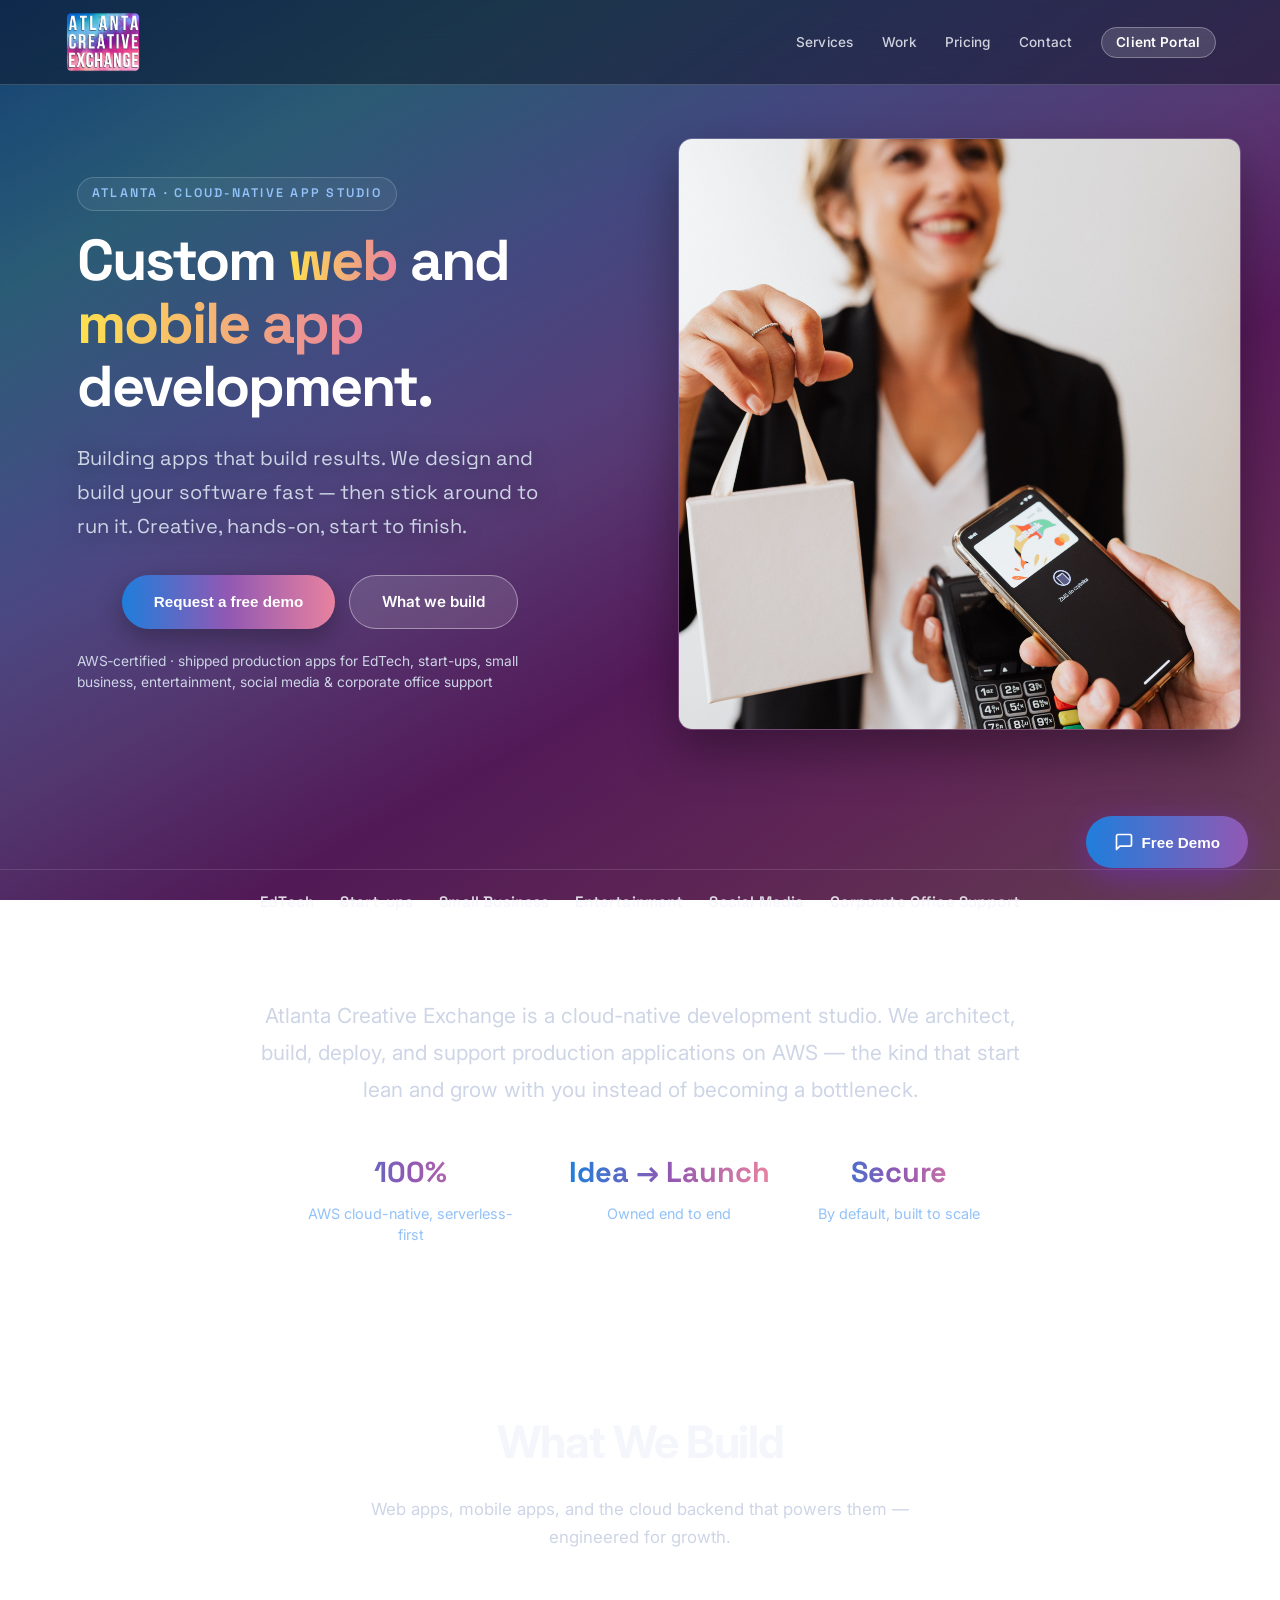
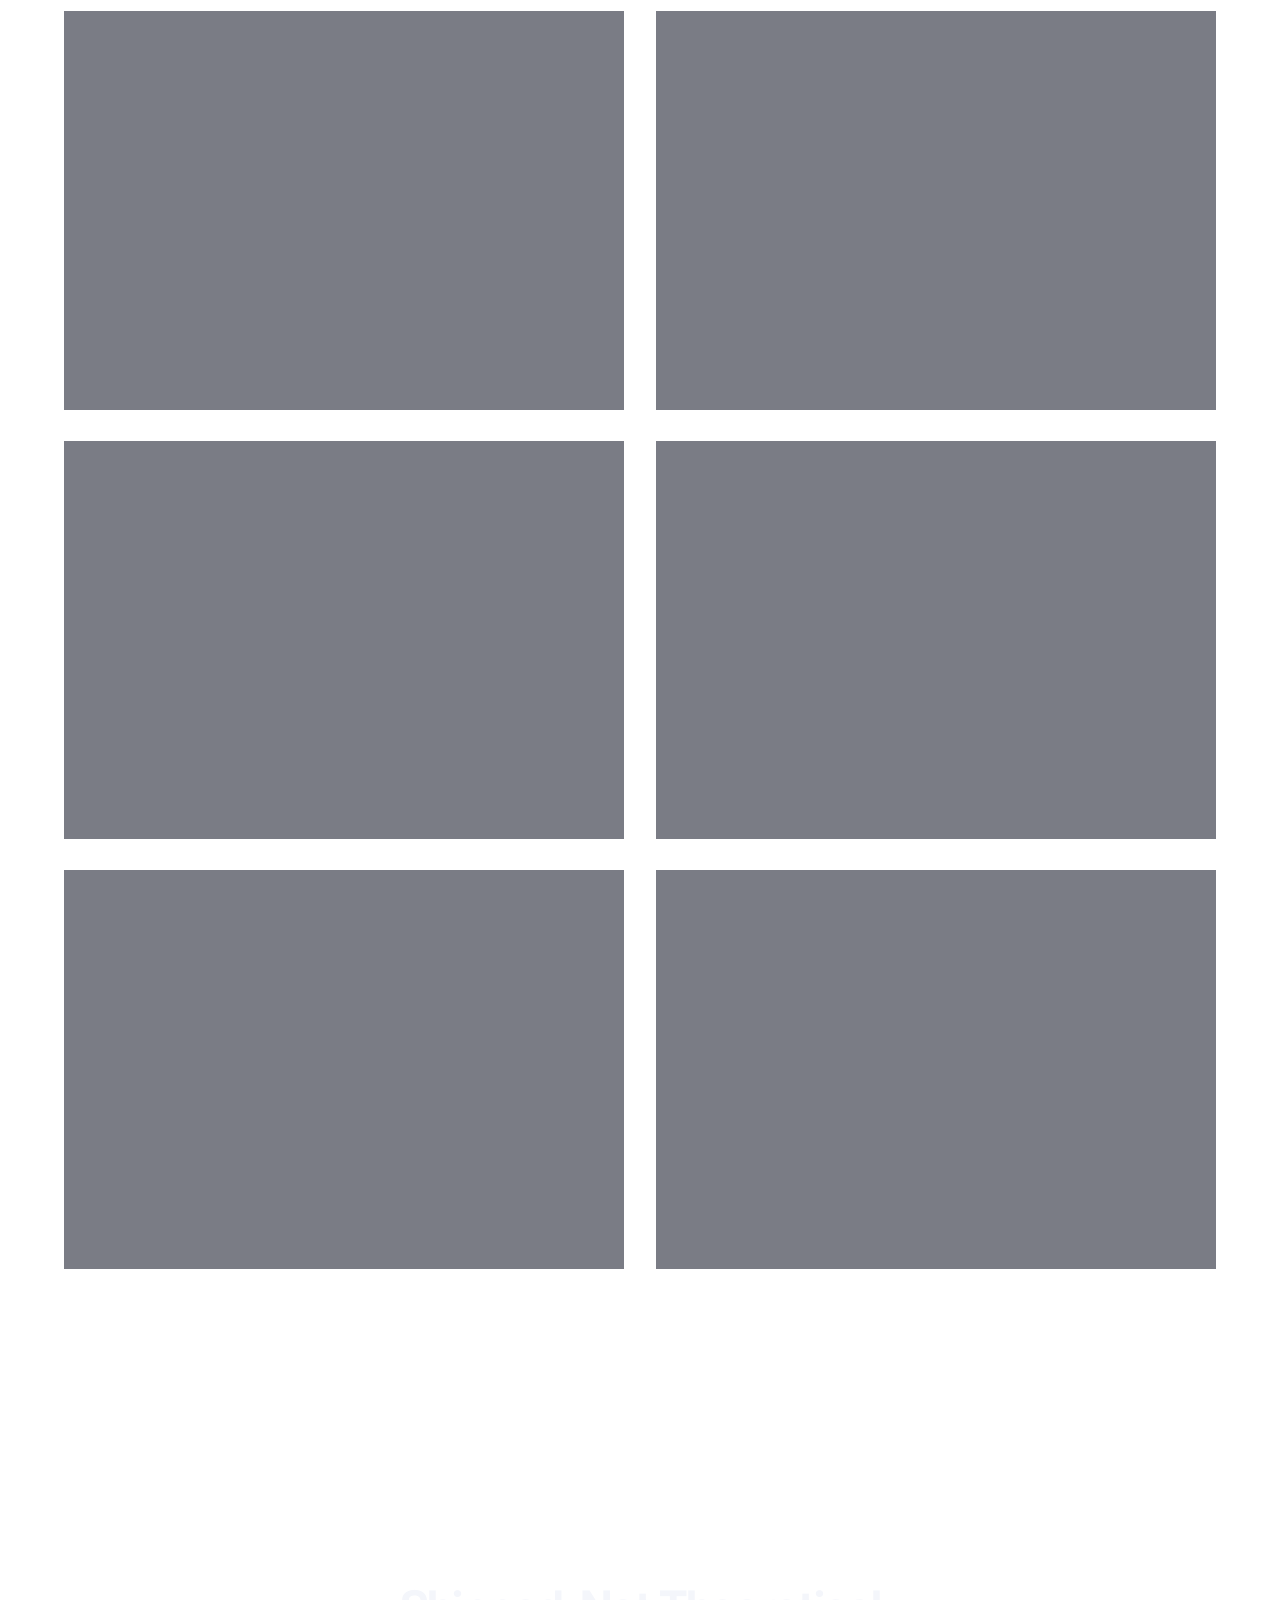
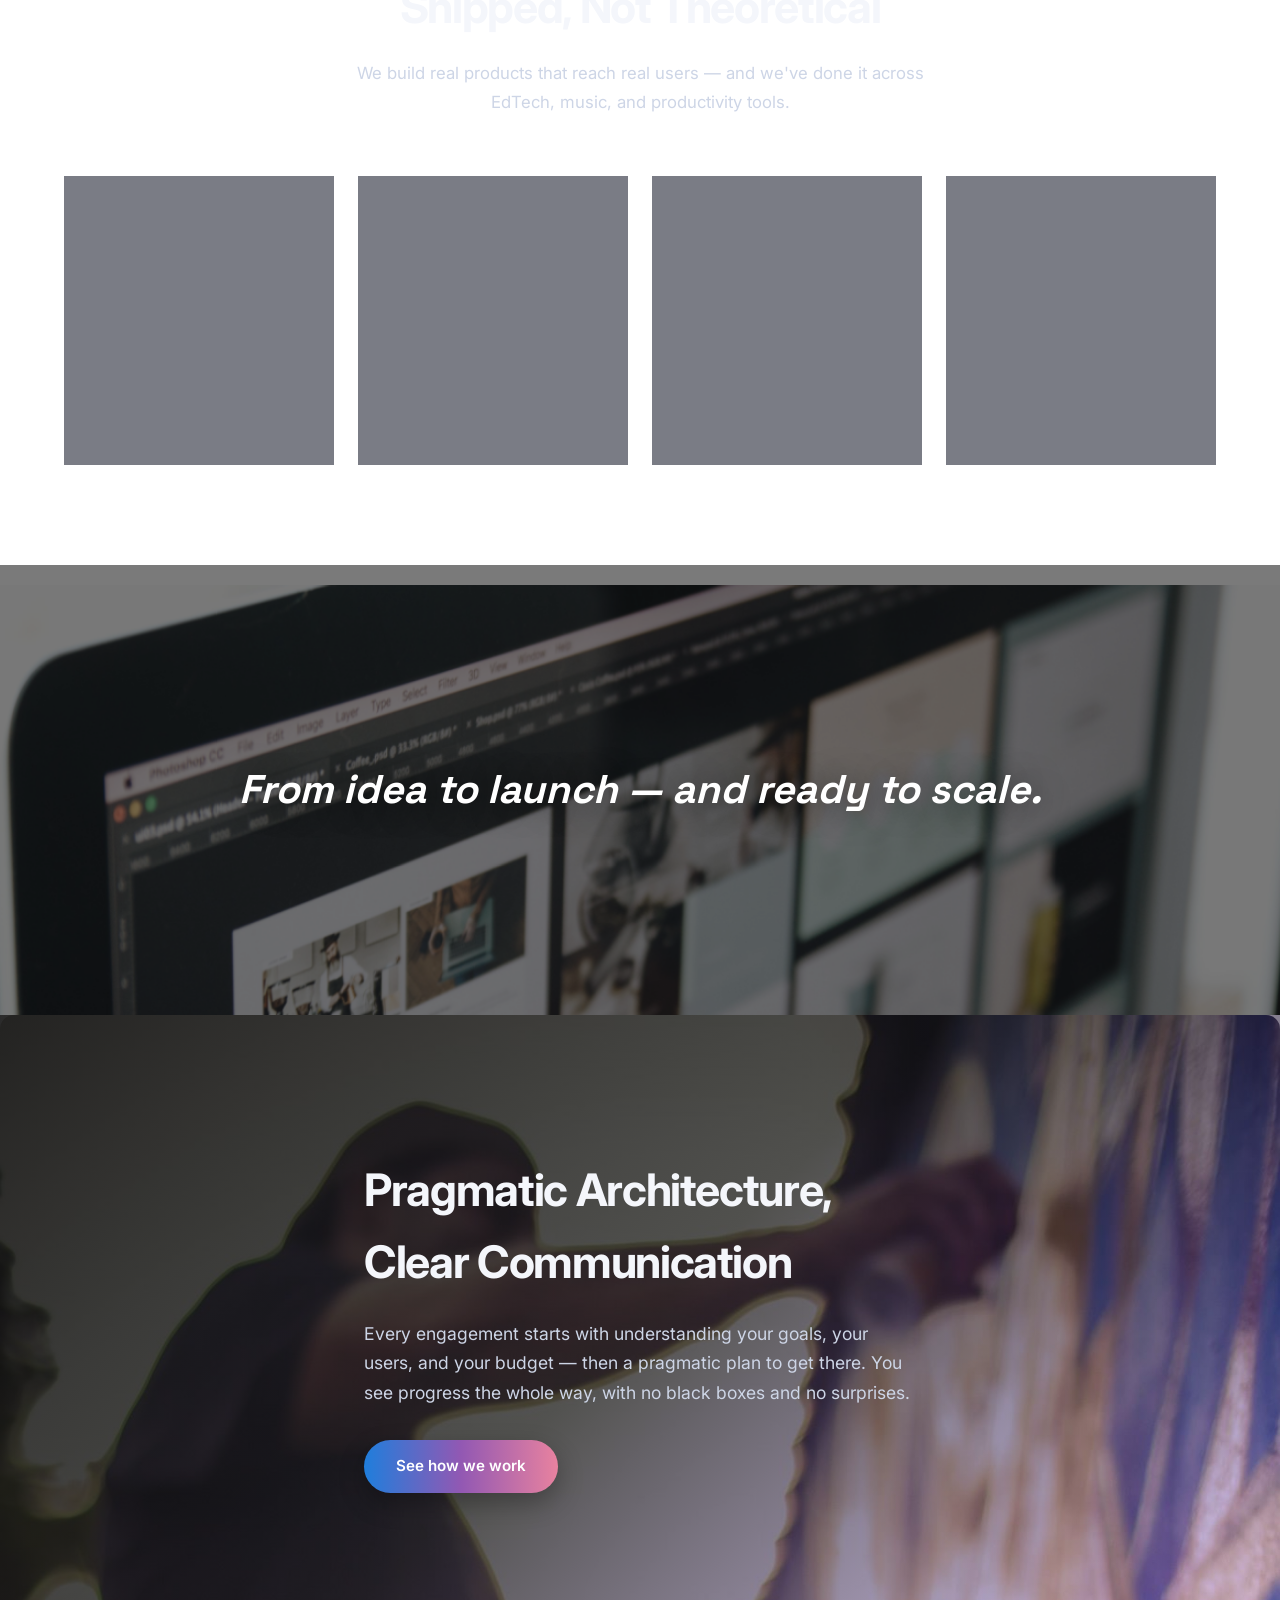
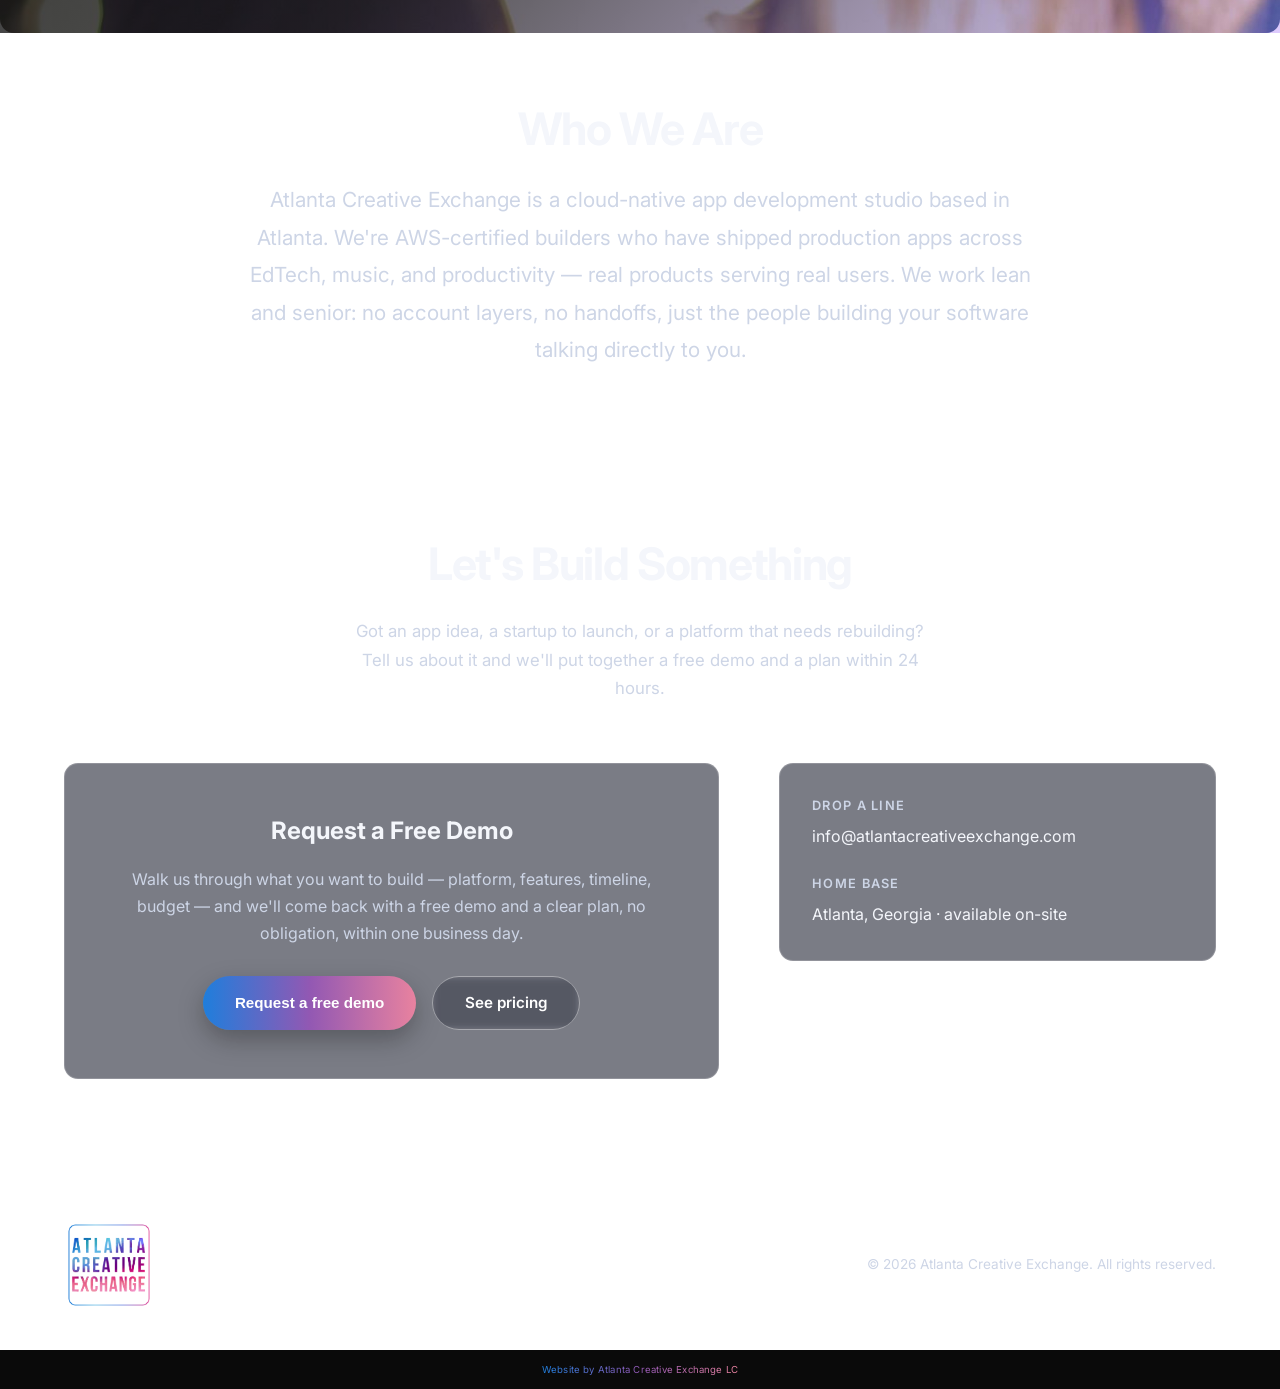
<file: index.html>
<!DOCTYPE html>
<html lang="en">
<head>
    <meta charset="UTF-8">
    <meta name="viewport" content="width=device-width, initial-scale=1.0">
    <meta name="theme-color" content="#0e0e0e">
    <meta name="apple-mobile-web-app-status-bar-style" content="black-translucent">
    <title>Atlanta Creative Exchange | Build. Launch. Scale. Create.</title>
    <meta name="description" content="Atlanta Creative Exchange is a cloud-native app development studio. We build custom web and mobile apps on AWS for founders, startups, and businesses — from first concept to launch, built to scale.">
    <link rel="icon" type="image/png" sizes="32x32" href="favicon-32.png">
    <link rel="apple-touch-icon" sizes="180x180" href="favicon.png">
    <link rel="stylesheet" href="styles.css">
    <link rel="preconnect" href="https://fonts.googleapis.com">
    <link rel="preconnect" href="https://fonts.gstatic.com" crossorigin>
    <link href="https://fonts.googleapis.com/css2?family=Inter:wght@300;400;500;600;700&family=Space+Grotesk:wght@400;500;600;700&display=swap" rel="stylesheet">
</head>
<body>
    <header class="header">
        <nav class="nav container">
            <a href="#" class="logo">
                <img src="Resources/Final Drafts-03.png" alt="Atlanta Creative Exchange logo">
            </a>
            <ul class="nav-links">
                <li><a href="#services">Services</a></li>
                <li><a href="#work">Work</a></li>
                <li><a href="faq.html">Pricing</a></li>
                <li><a href="#contact">Contact</a></li>
                <li><a href="https://admin.atlantacreativeexchange.com" class="nav-portal-link">Client Portal</a></li>
            </ul>
            <button class="nav-toggle" aria-label="Toggle navigation" aria-expanded="false">
                <span></span>
                <span></span>
                <span></span>
            </button>
        </nav>
    </header>

    <main>
        <!-- Hero -->
        <section class="hero-split">
            <div class="hero-split-text">
                <div class="hero-split-inner hero-reveal">
                    <span class="hero-eyebrow">Atlanta &middot; Cloud-Native App Studio</span>
                    <h1 class="hero-headline">Custom <span class="highlight-word">web</span> and <span class="highlight-word">mobile app</span> development.</h1>
                    <p class="hero-statement">Building apps that build results. We design and build your software fast — then stick around to run it. Creative, hands-on, start to finish.</p>
                    <div class="hero-cta">
                        <button class="btn btn-primary" data-quote-trigger>Request a free demo</button>
                        <a href="#services" class="btn btn-outline">What we build</a>
                    </div>
                    <p class="hero-trust">AWS&#8209;certified &middot; shipped production apps for EdTech, start-ups, small business, entertainment, social media &amp; corporate office support</p>
                </div>
            </div>
            <div class="hero-split-media hero-reveal">
                <!-- Video-ready: drop an .mp4/.webm into Resources and uncomment the <video> below;
                     the <img> stays as the poster/fallback. -->
                <!--
                <video class="hero-video" autoplay muted loop playsinline poster="Resources/Images/hero-mobile-payment.jpg">
                    <source src="Resources/Media/hero.webm" type="video/webm">
                    <source src="Resources/Media/hero.mp4" type="video/mp4">
                </video>
                -->
                <img src="Resources/Images/hero-mobile-payment.jpg" alt="A shop owner taking a mobile tap-to-pay payment from a customer">
            </div>
        </section>

        <!-- Thin credibility strip -->
        <section class="trust-strip">
            <div class="container">
                <ul class="trust-strip-items">
                    <li>EdTech</li>
                    <li>Start-ups</li>
                    <li>Small Business</li>
                    <li>Entertainment</li>
                    <li>Social Media</li>
                    <li>Corporate Office Support</li>
                </ul>
            </div>
        </section>

        <!-- Capabilities band -->
        <section class="mission-band">
            <div class="container">
                <p class="mission-text">Atlanta Creative Exchange is a cloud-native development studio. We architect, build, deploy, and support production applications on AWS — the kind that start lean and grow with you instead of becoming a bottleneck.</p>
                <div class="stat-row">
                    <div class="stat">
                        <span class="stat-num">100%</span>
                        <span class="stat-label">AWS cloud-native, serverless-first</span>
                    </div>
                    <div class="stat">
                        <span class="stat-num">Idea&nbsp;&rarr;&nbsp;Launch</span>
                        <span class="stat-label">Owned end to end</span>
                    </div>
                    <div class="stat">
                        <span class="stat-num">Secure</span>
                        <span class="stat-label">By default, built to scale</span>
                    </div>
                </div>
            </div>
        </section>

        <!-- Services -->
        <section id="services" class="services">
            <div class="container">
                <h2 class="section-title">What We Build</h2>
                <p class="section-subtitle">Web apps, mobile apps, and the cloud backend that powers them — engineered for growth.</p>
                <div class="mobile-hero-cta">
                    <button class="btn btn-primary" data-quote-trigger>Request a free demo</button>
                </div>
                <div class="services-grid">
                    <div class="service-card">
                        <div class="service-image">
                            <img src="Resources/Images/biz-phone-app.jpg" alt="A customer shopping a store's mobile app on a phone" loading="lazy">
                        </div>
                        <div class="service-body">
                            <h3>Web &amp; Mobile Apps</h3>
                            <p>Custom applications for iOS, Android, and the web. User accounts, dashboards, booking tools, data-driven platforms — the product your users actually need, done right.</p>
                        </div>
                    </div>
                    <div class="service-card">
                        <div class="service-image">
                            <img src="Resources/Images/biz-laptop-founder.jpg" alt="A developer working across code on multiple screens" loading="lazy">
                        </div>
                        <div class="service-body">
                            <h3>Cloud &amp; Backend (AWS)</h3>
                            <p>Serverless architecture on AWS — Lambda, API Gateway, DynamoDB, Cognito, Amplify, S3, CloudFront. Cheap on day one, scales with usage, and secure by default.</p>
                        </div>
                    </div>
                    <div class="service-card">
                        <div class="service-image">
                            <img src="Resources/Images/pexels-cottonbro-3584993.jpg" alt="Focused build work for a startup MVP" loading="lazy">
                        </div>
                        <div class="service-body">
                            <h3>MVP &amp; Startup Builds</h3>
                            <p>Launch fast with a focused MVP. We scope ruthlessly, ship the core, and give you something real to put in front of users and investors — without over-building.</p>
                        </div>
                    </div>
                    <div class="service-card">
                        <div class="service-image">
                            <img src="Resources/Images/biz-ai-phone.jpg" alt="A generative-AI product open on a phone" loading="lazy">
                        </div>
                        <div class="service-body">
                            <h3>AI-Enhanced Products</h3>
                            <p>Generative AI integrated into real features, not slide decks. We handle model selection and the cost, latency, and safety trade-offs that make AI usable in production.</p>
                        </div>
                    </div>
                    <div class="service-card">
                        <div class="service-image">
                            <img src="Resources/Images/biz-web-design.jpg" alt="Website layouts open on a designer's dual-monitor desk" loading="lazy">
                        </div>
                        <div class="service-body">
                            <h3>Websites &amp; Platforms</h3>
                            <p>Fast, responsive marketing sites, portfolios, and e-commerce — custom-built and conversion-focused, with a CMS so you can run it yourself after launch.</p>
                        </div>
                    </div>
                    <div class="service-card">
                        <div class="service-image">
                            <img src="Resources/Images/biz-team.jpg" alt="A client and partner shaking hands over a laptop" loading="lazy">
                        </div>
                        <div class="service-body">
                            <h3>Support &amp; Scale</h3>
                            <p>We don't disappear at launch. Ongoing maintenance, monitoring, and feature work keep your app healthy and growing as your usage and roadmap expand.</p>
                        </div>
                    </div>
                </div>
                <div class="services-cta">
                    <a href="services-creative.html" class="btn btn-outline">See all services &amp; process &rarr;</a>
                </div>
            </div>
        </section>

        <!-- Work / capability proof (no named projects) -->
        <section id="work" class="proof">
            <div class="container">
                <h2 class="section-title">Shipped, Not Theoretical</h2>
                <p class="section-subtitle">We build real products that reach real users — and we've done it across EdTech, music, and productivity tools.</p>
                <div class="proof-grid">
                    <div class="proof-card">
                        <h3>Production, Not Prototypes</h3>
                        <p>Our applications run in production serving real, active users — not demos that live only in a pitch deck. We build the version people actually use every day.</p>
                    </div>
                    <div class="proof-card">
                        <h3>Modern AWS Stack</h3>
                        <p>Built the way serious cloud apps are built: serverless compute, managed auth, scalable data, and global delivery — on Lambda, DynamoDB, Cognito, Amplify, S3, and CloudFront.</p>
                    </div>
                    <div class="proof-card">
                        <h3>End-to-End Delivery</h3>
                        <p>Architecture, development, deployment, and support — all under one roof. One team owns the outcome from the first requirement to the live product and beyond.</p>
                    </div>
                    <div class="proof-card">
                        <h3>AI Where It Earns Its Place</h3>
                        <p>We integrate generative AI into live features where it adds real value, navigating the accuracy, cost, and UX trade-offs that keep it practical rather than gimmicky.</p>
                    </div>
                </div>
            </div>
        </section>

        <!-- Full-width parallax image break -->
        <section class="image-break parallax" data-speed="0.3">
            <img src="Resources/new/pexels-tranmautritam-326514.jpg" alt="Development workspace" loading="lazy">
            <div class="image-break-overlay"></div>
            <div class="image-break-text">
                <p>From idea to launch — and ready to scale.</p>
            </div>
        </section>

        <!-- How we work teaser -->
        <section class="digital-feature">
            <div class="digital-feature-bg">
                <img src="Resources/Images/pexels-caleb-oquendo-4830896.jpg" alt="Software development in progress" loading="lazy">
            </div>
            <div class="digital-feature-overlay"></div>
            <div class="digital-feature-content container">
                <h2>Pragmatic Architecture, Clear Communication</h2>
                <p>Every engagement starts with understanding your goals, your users, and your budget — then a pragmatic plan to get there. You see progress the whole way, with no black boxes and no surprises.</p>
                <a href="services-creative.html" class="btn btn-primary">See how we work</a>
            </div>
        </section>

        <!-- Who we are (company voice, no bio) -->
        <section id="about" class="mission-band">
            <div class="container">
                <h2 class="section-title" style="text-align:center;">Who We Are</h2>
                <p class="mission-text">Atlanta Creative Exchange is a cloud-native app development studio based in Atlanta. We're AWS-certified builders who have shipped production apps across EdTech, music, and productivity — real products serving real users. We work lean and senior: no account layers, no handoffs, just the people building your software talking directly to you.</p>
            </div>
        </section>

        <!-- Contact -->
        <section id="contact" class="contact">
            <div class="container">
                <h2 class="section-title">Let's Build Something</h2>
                <p class="section-subtitle">Got an app idea, a startup to launch, or a platform that needs rebuilding? Tell us about it and we'll put together a free demo and a plan within 24 hours.</p>
                <div class="contact-cta-grid">
                    <div class="contact-cta-card">
                        <h3>Request a Free Demo</h3>
                        <p>Walk us through what you want to build — platform, features, timeline, budget — and we'll come back with a free demo and a clear plan, no obligation, within one business day.</p>
                        <div class="hero-cta">
                            <button class="btn btn-primary" data-quote-trigger>Request a free demo</button>
                            <a href="faq.html" class="btn btn-outline">See pricing</a>
                        </div>
                    </div>
                    <div class="contact-info-card">
                        <div class="contact-item">
                            <h4>Drop a line</h4>
                            <a href="mailto:info@atlantacreativeexchange.com">info@atlantacreativeexchange.com</a>
                        </div>
                        <div class="contact-item">
                            <h4>Home base</h4>
                            <p>Atlanta, Georgia &middot; available on-site</p>
                        </div>
                    </div>
                </div>
            </div>
        </section>
    </main>

    <footer class="footer">
        <div class="container">
            <div class="footer-content">
                <img src="Resources/Invert-01.png" alt="Atlanta Creative Exchange" class="footer-logo">
                <p>&copy; 2026 Atlanta Creative Exchange. All rights reserved.</p>
            </div>
        </div>
    </footer>
    <div class="site-credit"><span>Website by Atlanta Creative Exchange LC</span></div>

    <script>
        // Mobile nav toggle
        const navToggle = document.querySelector('.nav-toggle');
        const navLinks = document.querySelector('.nav-links');

        navToggle.addEventListener('click', () => {
            const isOpen = navLinks.classList.toggle('active');
            navToggle.classList.toggle('active');
            navToggle.setAttribute('aria-expanded', isOpen);
        });

        document.querySelectorAll('.nav-links a').forEach(link => {
            link.addEventListener('click', () => {
                navLinks.classList.remove('active');
                navToggle.classList.remove('active');
                navToggle.setAttribute('aria-expanded', 'false');
            });
        });

        // Smooth scroll for anchor links
        document.querySelectorAll('a[href^="#"]').forEach(anchor => {
            anchor.addEventListener('click', function (e) {
                e.preventDefault();
                const target = document.querySelector(this.getAttribute('href'));
                if (target) {
                    target.scrollIntoView({ behavior: 'smooth', block: 'start' });
                }
            });
        });

        // Scroll-triggered animations
        const observer = new IntersectionObserver((entries) => {
            entries.forEach(entry => {
                if (entry.isIntersecting) {
                    entry.target.classList.add('visible');
                }
            });
        }, { threshold: 0.1, rootMargin: '0px 0px -60px 0px' });

        document.querySelectorAll('.service-card, .proof-card, .stat, .digital-feature-content').forEach(el => {
            el.classList.add('fade-in');
            observer.observe(el);
        });

        // Parallax on scroll (desktop only)
        if (!('ontouchstart' in window)) {
            window.addEventListener('scroll', () => {
                document.querySelectorAll('.parallax').forEach(el => {
                    const speed = el.dataset.speed || 0.3;
                    const rect = el.getBoundingClientRect();
                    if (rect.top < window.innerHeight && rect.bottom > 0) {
                        const yPos = (rect.top * speed);
                        el.querySelector('img').style.transform = `translateY(${yPos}px) scale(1.1)`;
                    }
                });
            });
        }

    </script>

    <!-- Quote Modal System -->
    <script>
        // Load quote modal HTML
        fetch('quote-modal.html')
            .then(r => r.text())
            .then(html => {
                document.body.insertAdjacentHTML('beforeend', html);
                // Load modal JS after HTML is injected
                const s = document.createElement('script');
                s.src = 'quote-modal.js';
                document.body.appendChild(s);
            });
    </script>
</body>
</html>
</file>
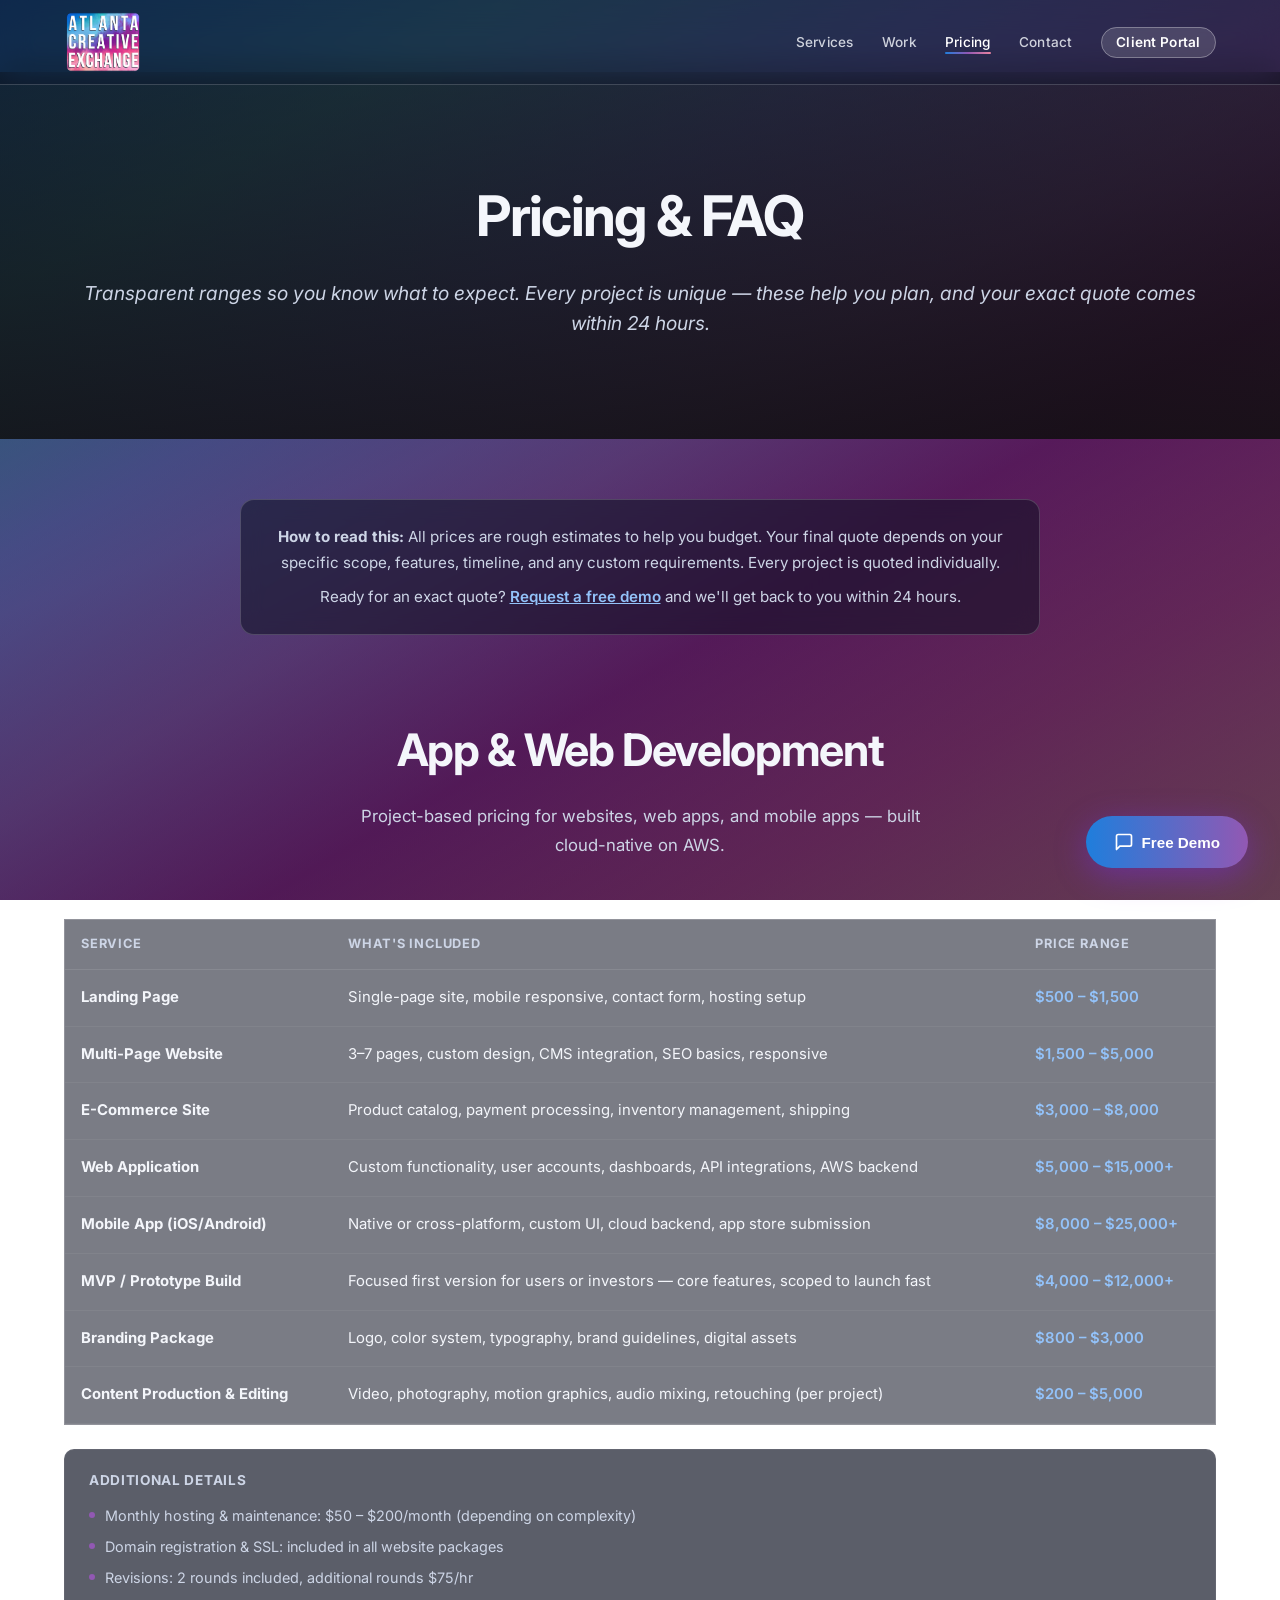
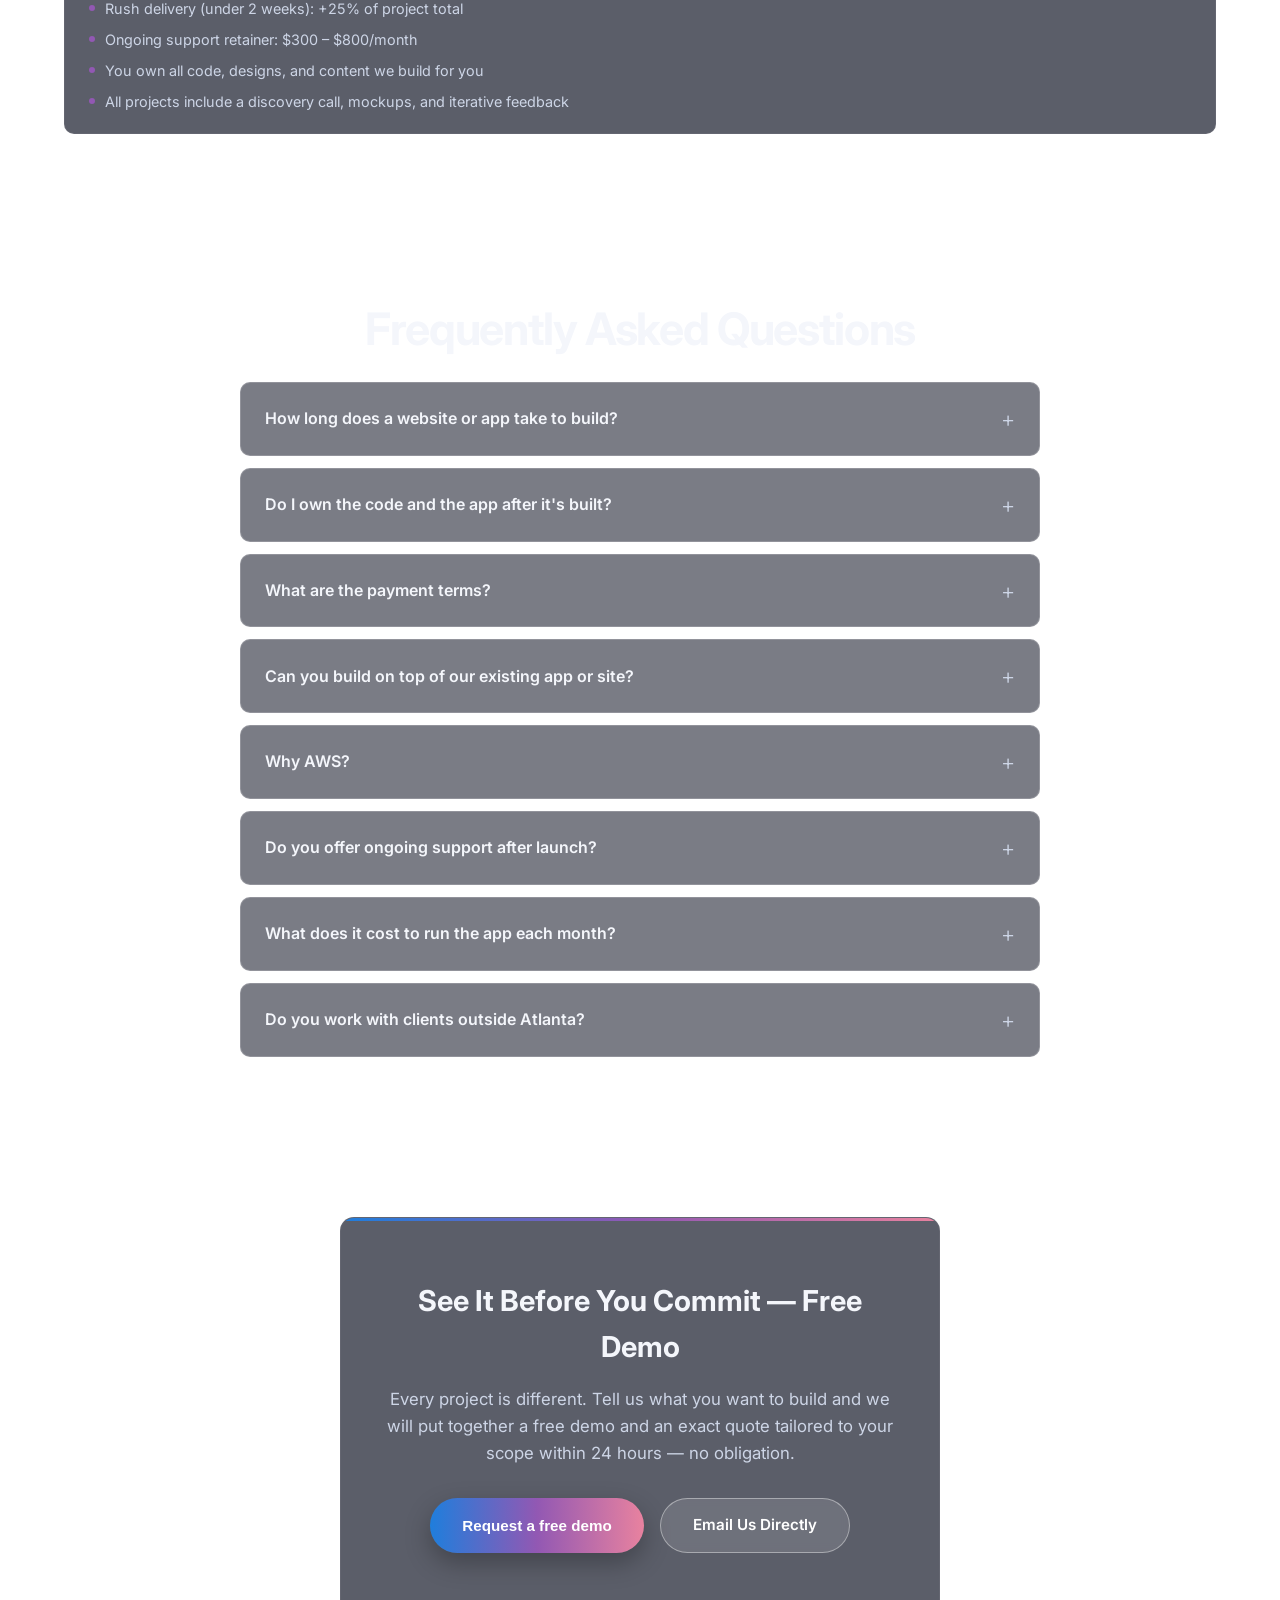
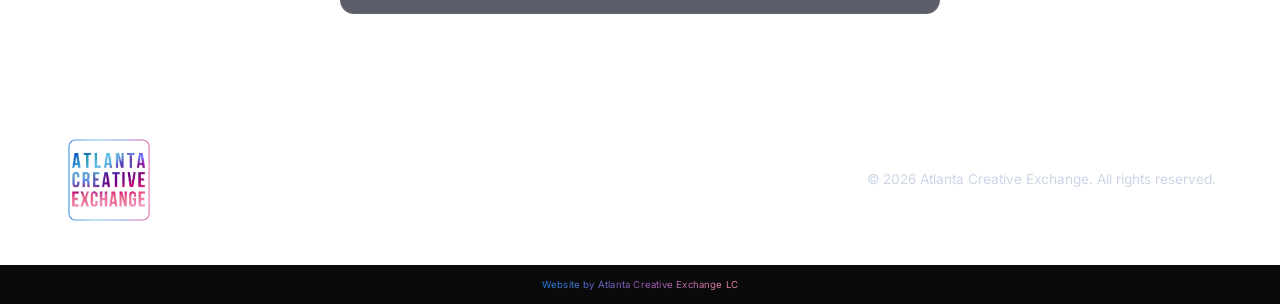
<file: faq.html>
<!DOCTYPE html>
<html lang="en">
<head>
    <meta charset="UTF-8">
    <meta name="viewport" content="width=device-width, initial-scale=1.0">
    <meta name="theme-color" content="#0e0e0e">
    <meta name="apple-mobile-web-app-status-bar-style" content="black-translucent">
    <title>Pricing & FAQ | Atlanta Creative Exchange</title>
    <meta name="description" content="Project-based pricing for web and mobile app development, websites, and cloud builds — plus event service rates. Rough ranges to help you plan; exact quotes within 24 hours.">
    <link rel="icon" type="image/png" sizes="32x32" href="favicon-32.png">
    <link rel="apple-touch-icon" sizes="180x180" href="favicon.png">
    <link rel="stylesheet" href="styles.css">
    <link rel="preconnect" href="https://fonts.googleapis.com">
    <link rel="preconnect" href="https://fonts.gstatic.com" crossorigin>
    <link href="https://fonts.googleapis.com/css2?family=Inter:wght@300;400;500;600;700&family=Space+Grotesk:wght@400;500;600;700&display=swap" rel="stylesheet">
</head>
<body>
    <header class="header">
        <nav class="nav container">
            <a href="index.html" class="logo">
                <img src="Resources/Final Drafts-03.png" alt="Atlanta Creative Exchange logo">
            </a>
            <ul class="nav-links">
                <li><a href="index.html#services">Services</a></li>
                <li><a href="index.html#work">Work</a></li>
                <li><a href="faq.html" class="active">Pricing</a></li>
                <li><a href="index.html#contact">Contact</a></li>
                <li><a href="https://admin.atlantacreativeexchange.com" class="nav-portal-link">Client Portal</a></li>
            </ul>
            <button class="nav-toggle" aria-label="Toggle navigation" aria-expanded="false">
                <span></span>
                <span></span>
                <span></span>
            </button>
        </nav>
    </header>

    <main>
        <!-- Page Hero -->
        <section class="page-hero page-hero-short">
            <div class="page-hero-overlay"></div>
            <div class="page-hero-content container">
                <h1>Pricing &amp; FAQ</h1>
                <p class="page-hero-subtitle">Transparent ranges so you know what to expect. Every project is unique — these help you plan, and your exact quote comes within 24 hours.</p>
            </div>
        </section>

        <!-- Pricing disclaimer -->
        <section class="pricing-intro">
            <div class="container">
                <div class="pricing-notice">
                    <p><strong>How to read this:</strong> All prices are rough estimates to help you budget. Your final quote depends on your specific scope, features, timeline, and any custom requirements. Every project is quoted individually.</p>
                    <p>Ready for an exact quote? <button class="btn-link" data-quote-trigger="digital">Request a free demo</button> and we'll get back to you within 24 hours.</p>
                </div>
            </div>
        </section>

        <!-- App & Web Development Pricing (leads) -->
        <section class="pricing-section">
            <div class="container">
                <h2 class="section-title">App &amp; Web Development</h2>
                <p class="section-subtitle">Project-based pricing for websites, web apps, and mobile apps — built cloud-native on AWS.</p>
                <div class="pricing-table-wrap">
                    <table class="pricing-table">
                        <thead>
                            <tr>
                                <th>Service</th>
                                <th>What's Included</th>
                                <th>Price Range</th>
                            </tr>
                        </thead>
                        <tbody>
                            <tr>
                                <td><strong>Landing Page</strong></td>
                                <td>Single-page site, mobile responsive, contact form, hosting setup</td>
                                <td>$500 – $1,500</td>
                            </tr>
                            <tr>
                                <td><strong>Multi-Page Website</strong></td>
                                <td>3–7 pages, custom design, CMS integration, SEO basics, responsive</td>
                                <td>$1,500 – $5,000</td>
                            </tr>
                            <tr>
                                <td><strong>E-Commerce Site</strong></td>
                                <td>Product catalog, payment processing, inventory management, shipping</td>
                                <td>$3,000 – $8,000</td>
                            </tr>
                            <tr>
                                <td><strong>Web Application</strong></td>
                                <td>Custom functionality, user accounts, dashboards, API integrations, AWS backend</td>
                                <td>$5,000 – $15,000+</td>
                            </tr>
                            <tr>
                                <td><strong>Mobile App (iOS/Android)</strong></td>
                                <td>Native or cross-platform, custom UI, cloud backend, app store submission</td>
                                <td>$8,000 – $25,000+</td>
                            </tr>
                            <tr>
                                <td><strong>MVP / Prototype Build</strong></td>
                                <td>Focused first version for users or investors — core features, scoped to launch fast</td>
                                <td>$4,000 – $12,000+</td>
                            </tr>
                            <tr>
                                <td><strong>Branding Package</strong></td>
                                <td>Logo, color system, typography, brand guidelines, digital assets</td>
                                <td>$800 – $3,000</td>
                            </tr>
                            <tr>
                                <td><strong>Content Production &amp; Editing</strong></td>
                                <td>Video, photography, motion graphics, audio mixing, retouching (per project)</td>
                                <td>$200 – $5,000</td>
                            </tr>
                        </tbody>
                    </table>
                </div>
                <div class="pricing-addons">
                    <h4>Additional Details</h4>
                    <ul>
                        <li>Monthly hosting &amp; maintenance: $50 – $200/month (depending on complexity)</li>
                        <li>Domain registration &amp; SSL: included in all website packages</li>
                        <li>Revisions: 2 rounds included, additional rounds $75/hr</li>
                        <li>Rush delivery (under 2 weeks): +25% of project total</li>
                        <li>Ongoing support retainer: $300 – $800/month</li>
                        <li>You own all code, designs, and content we build for you</li>
                        <li>All projects include a discovery call, mockups, and iterative feedback</li>
                    </ul>
                </div>
            </div>
        </section>

        <!-- FAQ -->
        <section class="pricing-section pricing-section-alt">
            <div class="container">
                <h2 class="section-title">Frequently Asked Questions</h2>
                <div class="faq-list">
                    <details class="faq-item">
                        <summary>How long does a website or app take to build?</summary>
                        <p>Landing pages: 1&ndash;2 weeks. Multi-page websites: 3&ndash;6 weeks. Web applications: 6&ndash;12 weeks. Mobile apps: 8&ndash;16 weeks. Timelines depend on complexity, feedback speed, and scope &mdash; we'll give you a specific timeline with your quote.</p>
                    </details>
                    <details class="faq-item">
                        <summary>Do I own the code and the app after it's built?</summary>
                        <p>Yes. You own all code, designs, and content we create for you. We hand over everything and help you get set up on your own cloud accounts. Optional ongoing maintenance is available if you'd like us to keep running it.</p>
                    </details>
                    <details class="faq-item">
                        <summary>What are the payment terms?</summary>
                        <p>Most projects run on a deposit to start plus milestone payments as work is delivered. We'll lay out the exact schedule in your quote so there are no surprises.</p>
                    </details>
                    <details class="faq-item">
                        <summary>Can you build on top of our existing app or site?</summary>
                        <p>Usually, yes. We can add features, modernize, or rebuild on a stronger foundation. We'll review what you have and recommend the most cost-effective path.</p>
                    </details>
                    <details class="faq-item">
                        <summary>Why AWS?</summary>
                        <p>AWS lets us build serverless apps that cost very little while you're small and scale automatically as you grow &mdash; no servers to babysit, security handled by default. Enterprise-grade infrastructure on a startup budget.</p>
                    </details>
                    <details class="faq-item">
                        <summary>Do you offer ongoing support after launch?</summary>
                        <p>Yes. We offer monthly maintenance and support retainers for monitoring, updates, and new features &mdash; or you can take full ownership and we're here when you need us.</p>
                    </details>
                    <details class="faq-item">
                        <summary>What does it cost to run the app each month?</summary>
                        <p>Serverless hosting for a small-to-mid app is typically low &mdash; often $50&ndash;$200/month depending on traffic and features. We'll estimate your running costs up front.</p>
                    </details>
                    <details class="faq-item">
                        <summary>Do you work with clients outside Atlanta?</summary>
                        <p>Yes. We're based in Atlanta and available on-site locally, and we work with clients remotely anywhere in the US.</p>
                    </details>
                </div>
            </div>
        </section>

        <!-- CTA -->
        <section class="pricing-cta">
            <div class="container">
                <div class="cta-block">
                    <h2>See It Before You Commit — Free Demo</h2>
                    <p>Every project is different. Tell us what you want to build and we will put together a free demo and an exact quote tailored to your scope within 24 hours — no obligation.</p>
                    <div class="cta-buttons">
                        <button class="btn btn-primary" data-quote-trigger>Request a free demo</button>
                        <a href="mailto:info@atlantacreativeexchange.com" class="btn btn-outline">Email Us Directly</a>
                    </div>
                </div>
            </div>
        </section>
    </main>

    <footer class="footer">
        <div class="container">
            <div class="footer-content">
                <img src="Resources/Invert-01.png" alt="Atlanta Creative Exchange" class="footer-logo">
                <p>&copy; 2026 Atlanta Creative Exchange. All rights reserved.</p>
            </div>
        </div>
    </footer>
    <div class="site-credit"><span>Website by Atlanta Creative Exchange LC</span></div>

    <script>
        // Mobile nav toggle
        const navToggle = document.querySelector('.nav-toggle');
        const navLinks = document.querySelector('.nav-links');

        navToggle.addEventListener('click', () => {
            const isOpen = navLinks.classList.toggle('active');
            navToggle.classList.toggle('active');
            navToggle.setAttribute('aria-expanded', isOpen);
        });

        document.querySelectorAll('.nav-links a').forEach(link => {
            link.addEventListener('click', () => {
                navLinks.classList.remove('active');
                navToggle.classList.remove('active');
                navToggle.setAttribute('aria-expanded', 'false');
            });
        });

        // Scroll animations
        const observer = new IntersectionObserver((entries) => {
            entries.forEach(entry => {
                if (entry.isIntersecting) {
                    entry.target.classList.add('visible');
                }
            });
        }, { threshold: 0.1, rootMargin: '0px 0px -60px 0px' });

        document.querySelectorAll('.pricing-table-wrap, .compound-card, .faq-item, .cta-block').forEach(el => {
            el.classList.add('fade-in');
            observer.observe(el);
        });

        document.querySelectorAll('.compound-card').forEach((card, i) => {
            card.style.transitionDelay = `${i * 0.1}s`;
        });
    </script>

    <!-- Quote Modal System -->
    <script>
        fetch('quote-modal.html')
            .then(r => r.text())
            .then(html => {
                document.body.insertAdjacentHTML('beforeend', html);
                const s = document.createElement('script');
                s.src = 'quote-modal.js';
                document.body.appendChild(s);
            });
    </script>
</body>
</html>
</file>
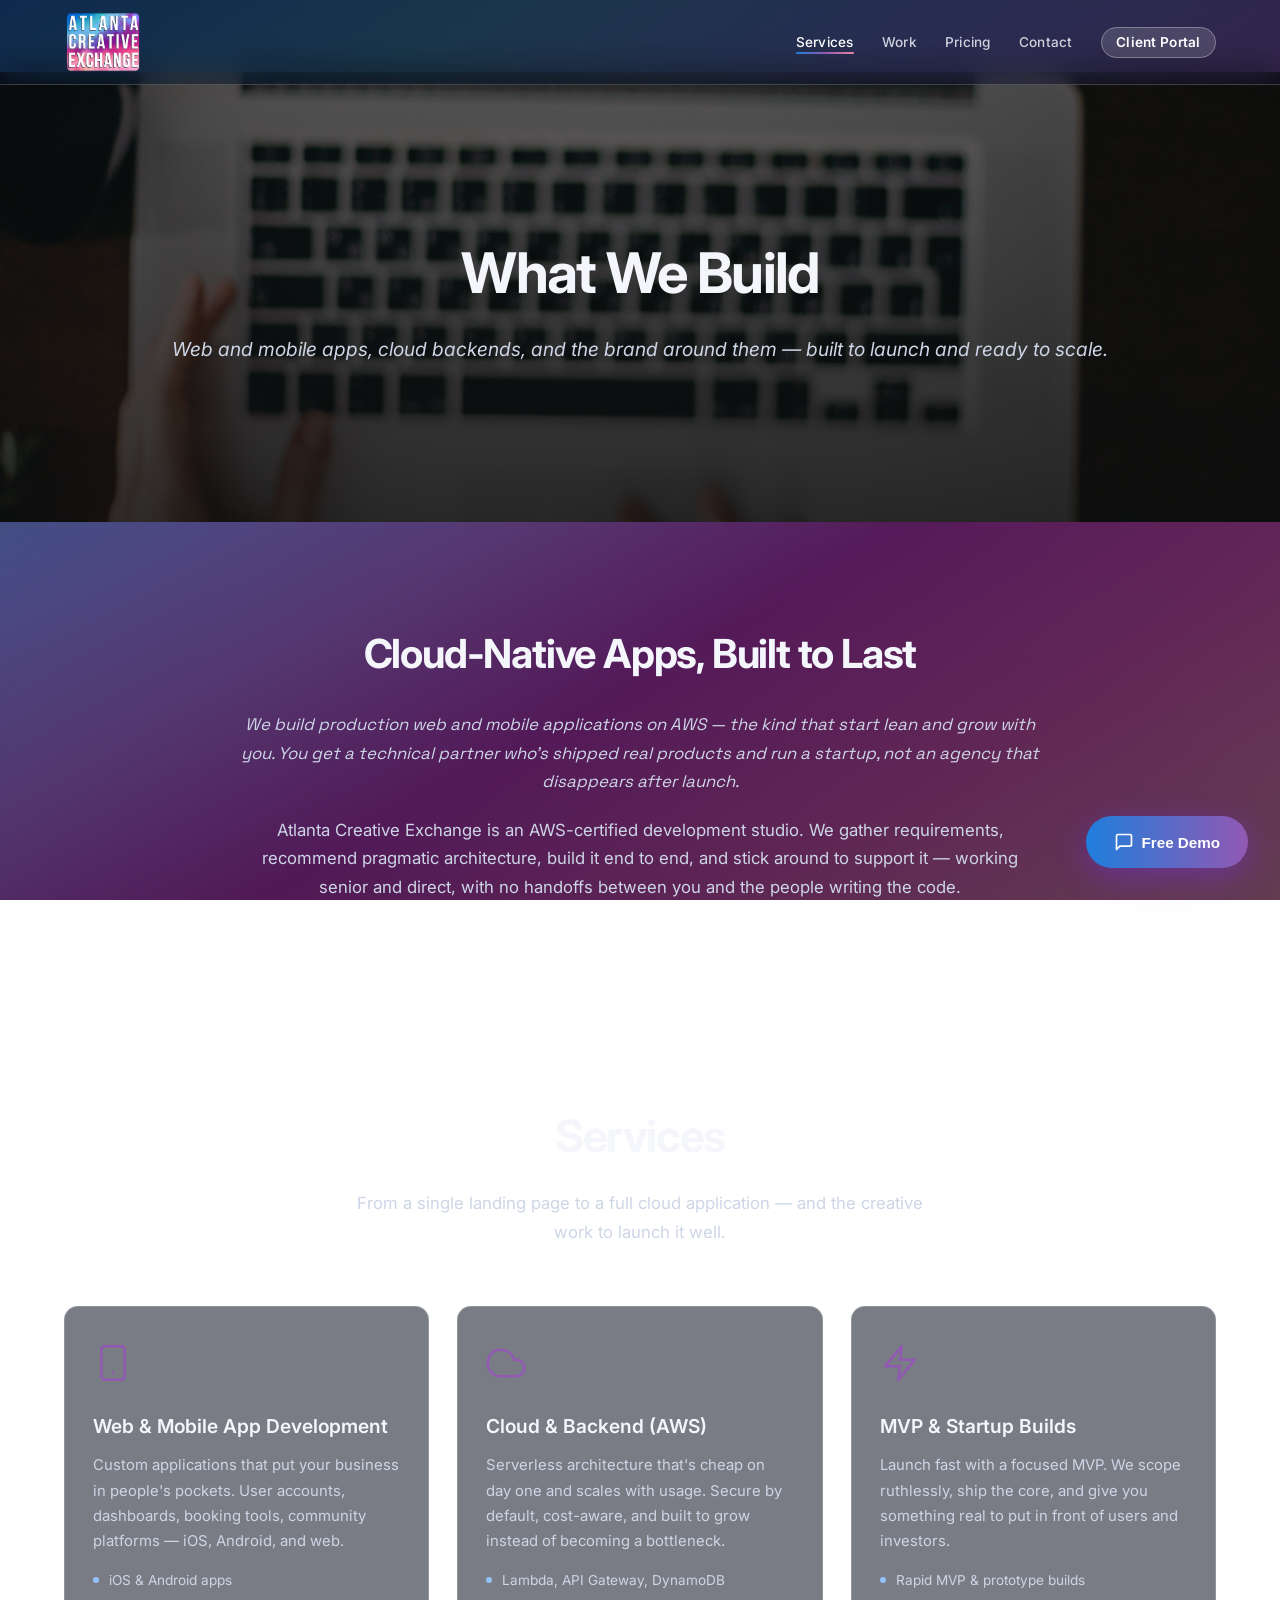
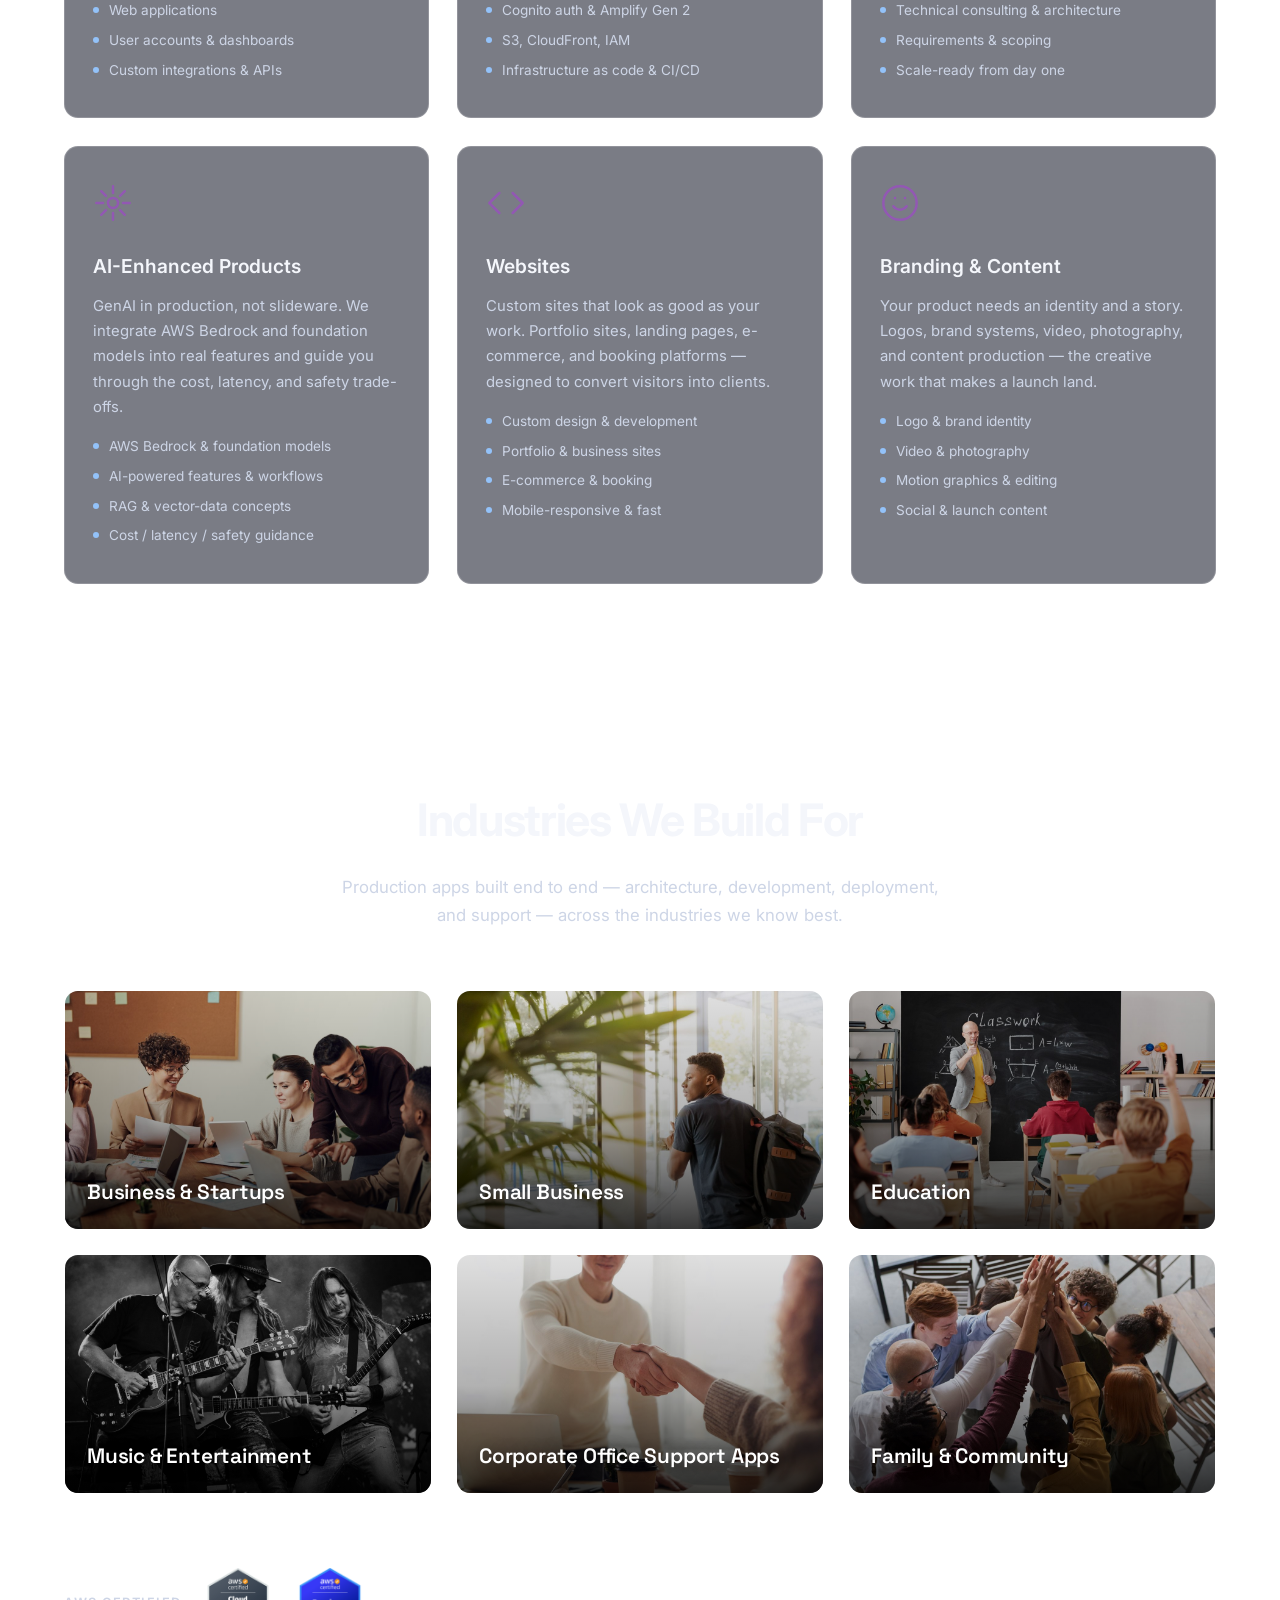
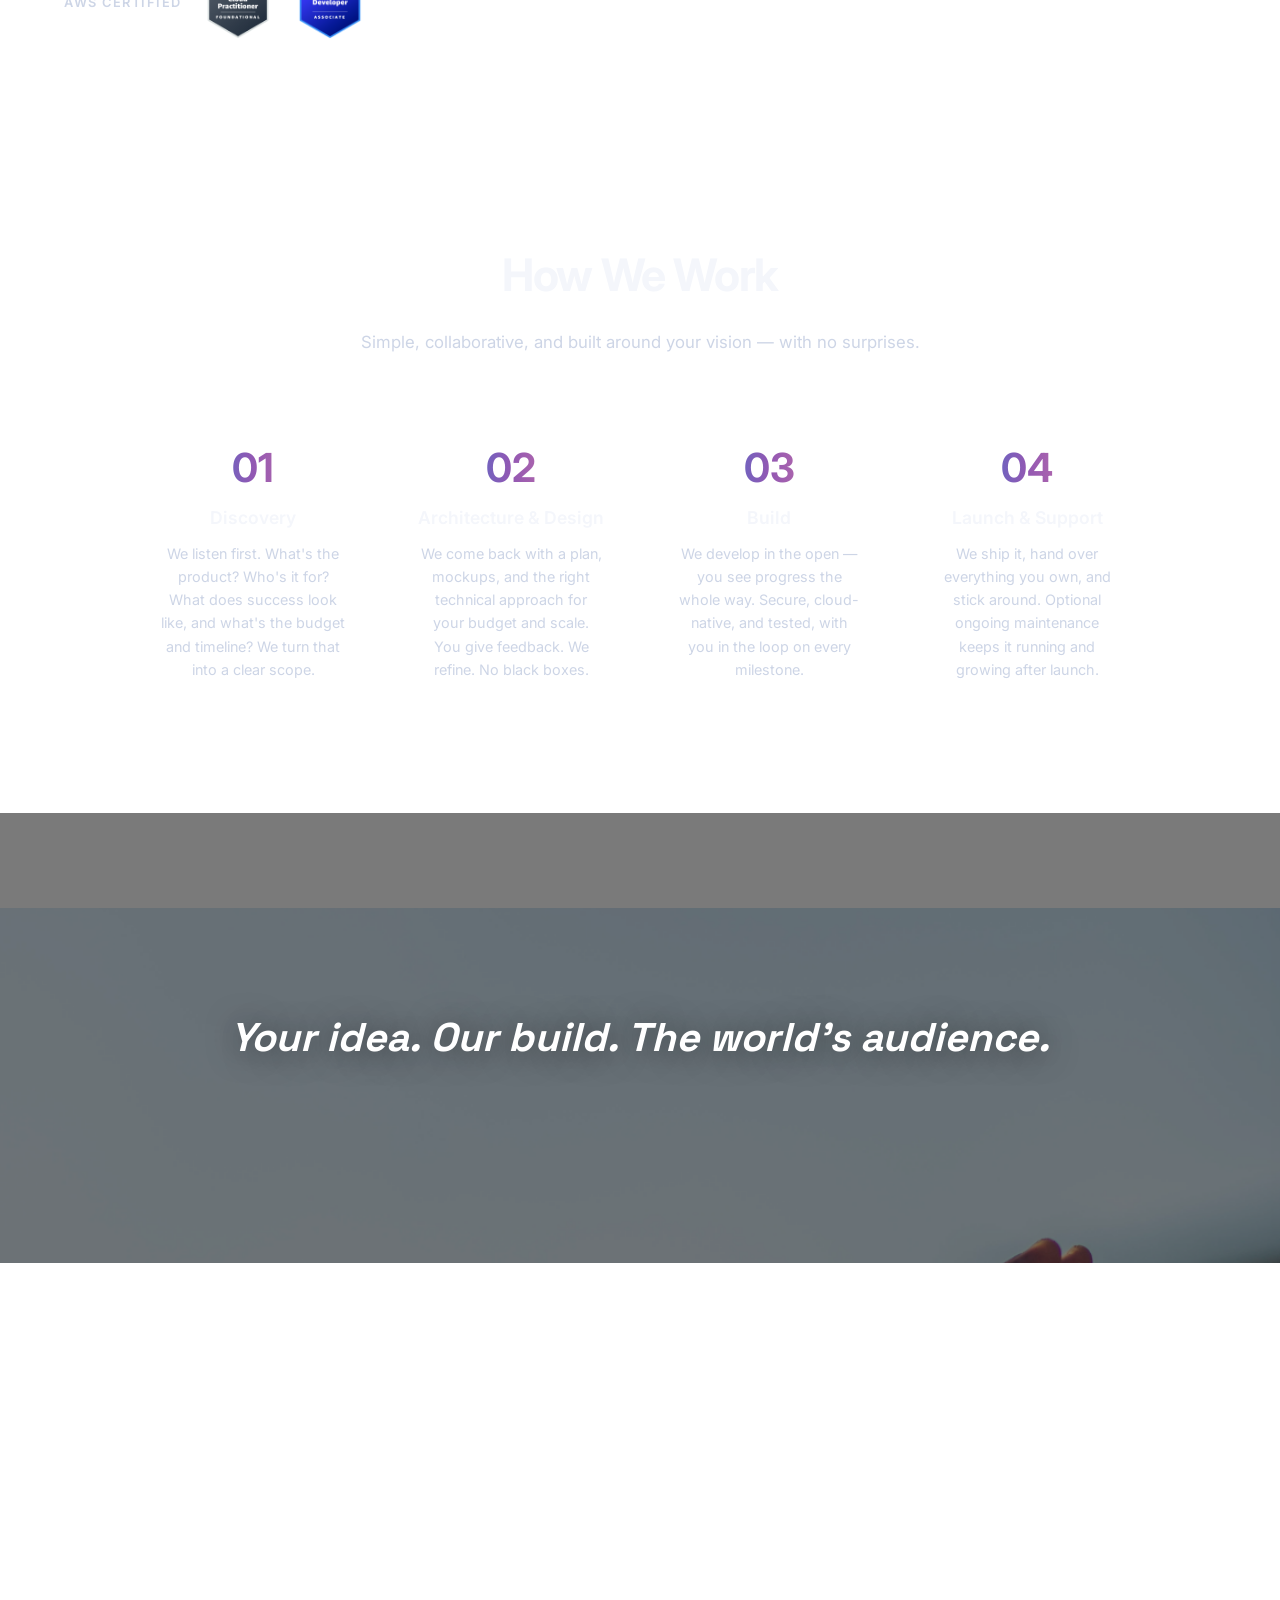
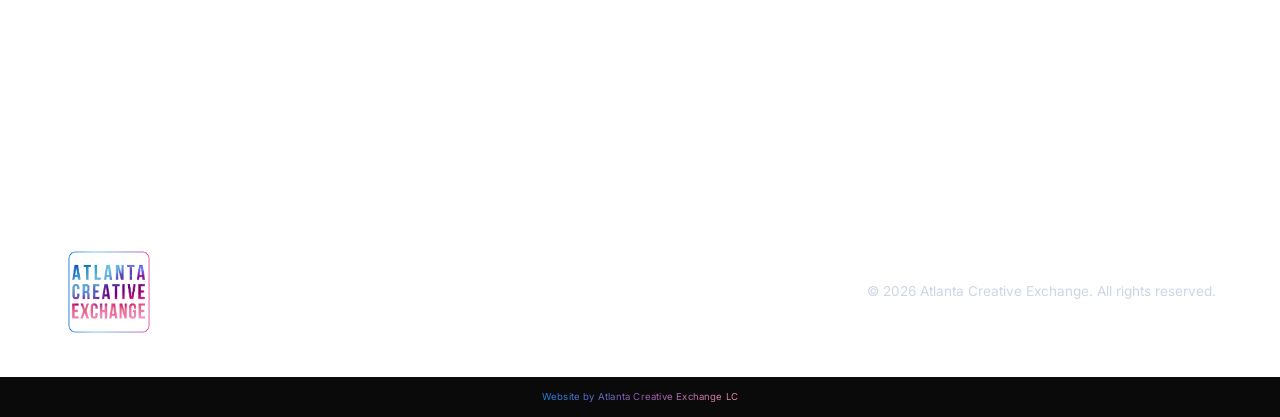
<file: services-creative.html>
<!DOCTYPE html>
<html lang="en">
<head>
    <meta charset="UTF-8">
    <meta name="viewport" content="width=device-width, initial-scale=1.0">
    <meta name="theme-color" content="#0e0e0e">
    <meta name="apple-mobile-web-app-status-bar-style" content="black-translucent">
    <title>Services | Atlanta Creative Exchange</title>
    <meta name="description" content="Web and mobile app development, AWS cloud architecture, MVP builds for startups, and AI-enhanced products — a cloud-native development studio in Atlanta.">
    <link rel="icon" type="image/png" sizes="32x32" href="favicon-32.png">
    <link rel="apple-touch-icon" sizes="180x180" href="favicon.png">
    <link rel="stylesheet" href="styles.css">
    <link rel="preconnect" href="https://fonts.googleapis.com">
    <link rel="preconnect" href="https://fonts.gstatic.com" crossorigin>
    <link href="https://fonts.googleapis.com/css2?family=Inter:wght@300;400;500;600;700&family=Space+Grotesk:wght@400;500;600;700&display=swap" rel="stylesheet">
</head>
<body>
    <header class="header">
        <nav class="nav container">
            <a href="index.html" class="logo">
                <img src="Resources/Final Drafts-03.png" alt="Atlanta Creative Exchange logo">
            </a>
            <ul class="nav-links">
                <li><a href="services-creative.html" class="active">Services</a></li>
                <li><a href="index.html#work">Work</a></li>
                <li><a href="faq.html">Pricing</a></li>
                <li><a href="index.html#contact">Contact</a></li>
                <li><a href="https://admin.atlantacreativeexchange.com" class="nav-portal-link">Client Portal</a></li>
            </ul>
            <button class="nav-toggle" aria-label="Toggle navigation" aria-expanded="false">
                <span></span>
                <span></span>
                <span></span>
            </button>
        </nav>
    </header>

    <main>
        <!-- Page Hero -->
        <section class="page-hero">
            <div class="page-hero-bg">
                <img src="Resources/Images/pexels-cottonbro-3584993.jpg" alt="Development workspace" loading="lazy">
            </div>
            <div class="page-hero-overlay"></div>
            <div class="page-hero-content container">
                <h1>What We Build</h1>
                <p class="page-hero-subtitle">Web and mobile apps, cloud backends, and the brand around them — built to launch and ready to scale.</p>
            </div>
        </section>

        <!-- Intro -->
        <section class="creative-intro">
            <div class="container">
                <div class="creative-intro-content">
                    <h2>Cloud-Native Apps, Built to Last</h2>
                    <p class="creative-lead">We build production web and mobile applications on AWS — the kind that start lean and grow with you. You get a technical partner who's shipped real products and run a startup, not an agency that disappears after launch.</p>
                    <p>Atlanta Creative Exchange is an AWS-certified development studio. We gather requirements, recommend pragmatic architecture, build it end to end, and stick around to support it — working senior and direct, with no handoffs between you and the people writing the code.</p>
                </div>
            </div>
        </section>

        <!-- Services Grid -->
        <section class="creative-services">
            <div class="container">
                <h2 class="section-title">Services</h2>
                <p class="section-subtitle">From a single landing page to a full cloud application — and the creative work to launch it well.</p>
                <div class="creative-grid">
                    <div class="creative-card">
                        <div class="creative-card-icon">
                            <svg xmlns="http://www.w3.org/2000/svg" width="40" height="40" viewBox="0 0 24 24" fill="none" stroke="currentColor" stroke-width="1.5" stroke-linecap="round" stroke-linejoin="round">
                                <rect x="5" y="2" width="14" height="20" rx="2" ry="2"/>
                                <line x1="12" y1="18" x2="12" y2="18.01"/>
                            </svg>
                        </div>
                        <h3>Web &amp; Mobile App Development</h3>
                        <p>Custom applications that put your business in people's pockets. User accounts, dashboards, booking tools, community platforms — iOS, Android, and web.</p>
                        <ul class="creative-card-list">
                            <li>iOS &amp; Android apps</li>
                            <li>Web applications</li>
                            <li>User accounts &amp; dashboards</li>
                            <li>Custom integrations &amp; APIs</li>
                        </ul>
                    </div>
                    <div class="creative-card">
                        <div class="creative-card-icon">
                            <svg xmlns="http://www.w3.org/2000/svg" width="40" height="40" viewBox="0 0 24 24" fill="none" stroke="currentColor" stroke-width="1.5" stroke-linecap="round" stroke-linejoin="round">
                                <path d="M18 10h-1.26A8 8 0 1 0 9 20h9a5 5 0 0 0 0-10z"/>
                            </svg>
                        </div>
                        <h3>Cloud &amp; Backend (AWS)</h3>
                        <p>Serverless architecture that's cheap on day one and scales with usage. Secure by default, cost-aware, and built to grow instead of becoming a bottleneck.</p>
                        <ul class="creative-card-list">
                            <li>Lambda, API Gateway, DynamoDB</li>
                            <li>Cognito auth &amp; Amplify Gen 2</li>
                            <li>S3, CloudFront, IAM</li>
                            <li>Infrastructure as code &amp; CI/CD</li>
                        </ul>
                    </div>
                    <div class="creative-card">
                        <div class="creative-card-icon">
                            <svg xmlns="http://www.w3.org/2000/svg" width="40" height="40" viewBox="0 0 24 24" fill="none" stroke="currentColor" stroke-width="1.5" stroke-linecap="round" stroke-linejoin="round">
                                <path d="M13 2L3 14h9l-1 8 10-12h-9l1-8z"/>
                            </svg>
                        </div>
                        <h3>MVP &amp; Startup Builds</h3>
                        <p>Launch fast with a focused MVP. We scope ruthlessly, ship the core, and give you something real to put in front of users and investors.</p>
                        <ul class="creative-card-list">
                            <li>Rapid MVP &amp; prototype builds</li>
                            <li>Technical consulting &amp; architecture</li>
                            <li>Requirements &amp; scoping</li>
                            <li>Scale-ready from day one</li>
                        </ul>
                    </div>
                    <div class="creative-card">
                        <div class="creative-card-icon">
                            <svg xmlns="http://www.w3.org/2000/svg" width="40" height="40" viewBox="0 0 24 24" fill="none" stroke="currentColor" stroke-width="1.5" stroke-linecap="round" stroke-linejoin="round">
                                <circle cx="12" cy="12" r="3"/>
                                <path d="M12 2v4M12 18v4M4.93 4.93l2.83 2.83M16.24 16.24l2.83 2.83M2 12h4M18 12h4M4.93 19.07l2.83-2.83M16.24 7.76l2.83-2.83"/>
                            </svg>
                        </div>
                        <h3>AI-Enhanced Products</h3>
                        <p>GenAI in production, not slideware. We integrate AWS Bedrock and foundation models into real features and guide you through the cost, latency, and safety trade-offs.</p>
                        <ul class="creative-card-list">
                            <li>AWS Bedrock &amp; foundation models</li>
                            <li>AI-powered features &amp; workflows</li>
                            <li>RAG &amp; vector-data concepts</li>
                            <li>Cost / latency / safety guidance</li>
                        </ul>
                    </div>
                    <div class="creative-card">
                        <div class="creative-card-icon">
                            <svg xmlns="http://www.w3.org/2000/svg" width="40" height="40" viewBox="0 0 24 24" fill="none" stroke="currentColor" stroke-width="1.5" stroke-linecap="round" stroke-linejoin="round">
                                <polyline points="16 18 22 12 16 6"/>
                                <polyline points="8 6 2 12 8 18"/>
                            </svg>
                        </div>
                        <h3>Websites</h3>
                        <p>Custom sites that look as good as your work. Portfolio sites, landing pages, e-commerce, and booking platforms — designed to convert visitors into clients.</p>
                        <ul class="creative-card-list">
                            <li>Custom design &amp; development</li>
                            <li>Portfolio &amp; business sites</li>
                            <li>E-commerce &amp; booking</li>
                            <li>Mobile-responsive &amp; fast</li>
                        </ul>
                    </div>
                    <div class="creative-card">
                        <div class="creative-card-icon">
                            <svg xmlns="http://www.w3.org/2000/svg" width="40" height="40" viewBox="0 0 24 24" fill="none" stroke="currentColor" stroke-width="1.5" stroke-linecap="round" stroke-linejoin="round">
                                <circle cx="12" cy="12" r="10"/>
                                <path d="M8 14s1.5 2 4 2 4-2 4-2"/>
                                <line x1="9" y1="9" x2="9.01" y2="9"/>
                                <line x1="15" y1="9" x2="15.01" y2="9"/>
                            </svg>
                        </div>
                        <h3>Branding &amp; Content</h3>
                        <p>Your product needs an identity and a story. Logos, brand systems, video, photography, and content production — the creative work that makes a launch land.</p>
                        <ul class="creative-card-list">
                            <li>Logo &amp; brand identity</li>
                            <li>Video &amp; photography</li>
                            <li>Motion graphics &amp; editing</li>
                            <li>Social &amp; launch content</li>
                        </ul>
                    </div>
                </div>
            </div>
        </section>

        <!-- Proof / Work -->
        <section id="work" class="proof">
            <div class="container">
                <h2 class="section-title">Industries We Build For</h2>
                <p class="section-subtitle">Production apps built end to end — architecture, development, deployment, and support — across the industries we know best.</p>
                <div class="industry-grid">
                    <div class="industry-card">
                        <img src="Resources/Images/industries/business-dev.jpg" alt="Business and startups" loading="lazy">
                        <div class="industry-overlay"></div>
                        <span class="industry-label">Business &amp; Startups</span>
                    </div>
                    <div class="industry-card">
                        <img src="Resources/Images/industries/small-business.jpg" alt="Small business" loading="lazy">
                        <div class="industry-overlay"></div>
                        <span class="industry-label">Small Business</span>
                    </div>
                    <div class="industry-card">
                        <img src="Resources/Images/industries/education.jpg" alt="Education" loading="lazy">
                        <div class="industry-overlay"></div>
                        <span class="industry-label">Education</span>
                    </div>
                    <div class="industry-card">
                        <img src="Resources/Images/industries/music.jpg" alt="Music and entertainment — live stage" loading="lazy">
                        <div class="industry-overlay"></div>
                        <span class="industry-label">Music &amp; Entertainment</span>
                    </div>
                    <div class="industry-card">
                        <img src="Resources/Images/biz-team.jpg" alt="Corporate office team working together" loading="lazy">
                        <div class="industry-overlay"></div>
                        <span class="industry-label">Corporate Office Support Apps</span>
                    </div>
                    <div class="industry-card">
                        <img src="Resources/Images/industries/family.jpg" alt="Family and community" loading="lazy">
                        <div class="industry-overlay"></div>
                        <span class="industry-label">Family &amp; Community</span>
                    </div>
                </div>
                <div class="proof-certs">
                    <span class="proof-certs-label">AWS Certified</span>
                    <img src="Resources/portfolio/aws-cloud-practitioner.png" alt="AWS Certified Cloud Practitioner" loading="lazy">
                    <img src="Resources/portfolio/aws-developer-associate.png" alt="AWS Certified Developer – Associate" loading="lazy">
                </div>
            </div>
        </section>

        <!-- Process -->
        <section class="creative-process">
            <div class="container">
                <h2 class="section-title">How We Work</h2>
                <p class="section-subtitle">Simple, collaborative, and built around your vision — with no surprises.</p>
                <div class="process-steps">
                    <div class="process-step">
                        <span class="process-number">01</span>
                        <h3>Discovery</h3>
                        <p>We listen first. What's the product? Who's it for? What does success look like, and what's the budget and timeline? We turn that into a clear scope.</p>
                    </div>
                    <div class="process-step">
                        <span class="process-number">02</span>
                        <h3>Architecture &amp; Design</h3>
                        <p>We come back with a plan, mockups, and the right technical approach for your budget and scale. You give feedback. We refine. No black boxes.</p>
                    </div>
                    <div class="process-step">
                        <span class="process-number">03</span>
                        <h3>Build</h3>
                        <p>We develop in the open — you see progress the whole way. Secure, cloud-native, and tested, with you in the loop on every milestone.</p>
                    </div>
                    <div class="process-step">
                        <span class="process-number">04</span>
                        <h3>Launch &amp; Support</h3>
                        <p>We ship it, hand over everything you own, and stick around. Optional ongoing maintenance keeps it running and growing after launch.</p>
                    </div>
                </div>
            </div>
        </section>

        <!-- Parallax break -->
        <section class="image-break parallax" data-speed="0.3">
            <img src="Resources/Images/pexels-caleb-oquendo-4669619.jpg" alt="Developer at work" loading="lazy">
            <div class="image-break-overlay"></div>
            <div class="image-break-text">
                <p>Your idea. Our build. The world's audience.</p>
            </div>
        </section>

        <!-- CTA -->
        <section class="creative-cta">
            <div class="container">
                <div class="cta-block">
                    <h2>Got a Project in Mind?</h2>
                    <p>Whether it's a full app, an MVP to get in front of investors, or a site that finally does your work justice — see it first with a free demo, no obligation.</p>
                    <div class="cta-buttons">
                        <button class="btn btn-primary" data-quote-trigger="digital">Request a free demo</button>
                        <button class="btn btn-outline" data-quote-trigger>Get a quote</button>
                    </div>
                </div>
            </div>
        </section>
    </main>

    <footer class="footer">
        <div class="container">
            <div class="footer-content">
                <img src="Resources/Invert-01.png" alt="Atlanta Creative Exchange" class="footer-logo">
                <p>&copy; 2026 Atlanta Creative Exchange. All rights reserved.</p>
            </div>
        </div>
    </footer>
    <div class="site-credit"><span>Website by Atlanta Creative Exchange LC</span></div>

    <script>
        // Mobile nav toggle
        const navToggle = document.querySelector('.nav-toggle');
        const navLinks = document.querySelector('.nav-links');

        navToggle.addEventListener('click', () => {
            const isOpen = navLinks.classList.toggle('active');
            navToggle.classList.toggle('active');
            navToggle.setAttribute('aria-expanded', isOpen);
        });

        document.querySelectorAll('.nav-links a').forEach(link => {
            link.addEventListener('click', () => {
                navLinks.classList.remove('active');
                navToggle.classList.remove('active');
                navToggle.setAttribute('aria-expanded', 'false');
            });
        });

        // Scroll-triggered animations
        const observer = new IntersectionObserver((entries) => {
            entries.forEach(entry => {
                if (entry.isIntersecting) {
                    entry.target.classList.add('visible');
                }
            });
        }, { threshold: 0.1, rootMargin: '0px 0px -60px 0px' });

        document.querySelectorAll('.creative-card, .proof-card, .industry-card, .process-step, .creative-intro-content, .cta-block').forEach(el => {
            el.classList.add('fade-in');
            observer.observe(el);
        });

        // Stagger industry tiles
        document.querySelectorAll('.industry-card').forEach((card, i) => {
            card.style.transitionDelay = `${i * 0.08}s`;
        });

        // Stagger cards
        document.querySelectorAll('.creative-card').forEach((card, i) => {
            card.style.transitionDelay = `${i * 0.1}s`;
        });

        // Stagger process steps
        document.querySelectorAll('.process-step').forEach((step, i) => {
            step.style.transitionDelay = `${i * 0.15}s`;
        });

        // Parallax
        window.addEventListener('scroll', () => {
            document.querySelectorAll('.parallax').forEach(el => {
                const speed = el.dataset.speed || 0.3;
                const rect = el.getBoundingClientRect();
                if (rect.top < window.innerHeight && rect.bottom > 0) {
                    const yPos = (rect.top * speed);
                    el.querySelector('img').style.transform = `translateY(${yPos}px) scale(1.1)`;
                }
            });
        });

    </script>

    <!-- Quote Modal System -->
    <script>
        fetch('quote-modal.html')
            .then(r => r.text())
            .then(html => {
                document.body.insertAdjacentHTML('beforeend', html);
                const s = document.createElement('script');
                s.src = 'quote-modal.js';
                document.body.appendChild(s);
            });
    </script>
</body>
</html>
</file>
<file: styles.css>
/* ===========================
   Atlanta Creative Exchange
   Main Stylesheet
   Creative effects: parallax, scroll reveals, 
   gradient animations, magnetic buttons, text glow
   =========================== */

/* --- Reset & Variables --- */
*, *::before, *::after {
    margin: 0;
    padding: 0;
    box-sizing: border-box;
}

:root {
    /* Brand palette sampled from the ACE watercolor logo (matches the owner's
       cover page + dashboard): blue -> teal -> indigo -> violet -> magenta -> coral. */
    --brand-blue: #1f7edc;
    --brand-teal: #4aa6c9;
    --brand-indigo: #737ad2;
    --brand-violet: #9258b3;
    --brand-magenta: #9a2590;
    --brand-coral: #e8829f;
    --brand-yellow: #ffe14d;
    --brand-sky: #93c2f9;

    /* The page is a fixed watercolor gradient with a soft dark overlay so light
       text and frosted cards stay readable. Cards are translucent "glass". */
    --page-gradient:
        linear-gradient(160deg, rgba(10, 14, 30, 0.55) 0%, rgba(10, 14, 30, 0.42) 45%, rgba(10, 14, 30, 0.6) 100%),
        linear-gradient(150deg, #1f7edc 0%, #4aa6c9 18%, #737ad2 34%, #9258b3 50%, #9a2590 64%, #c34296 80%, #e8829f 100%);
    --glass: rgba(14, 18, 34, 0.55);
    --glass-strong: rgba(14, 18, 34, 0.68);
    --glass-border: rgba(255, 255, 255, 0.18);

    /* Surface tokens. The glass-theme redesign dropped these but ~40 call sites
       still reference them, which left cards/sections rendering transparent and
       washing text out over the gradient. Restored as glass-consistent values:
       page/section bases stay subtle so the watercolor backdrop shows through;
       cards use the readable frosted "strong" glass. */
    --color-bg: transparent;
    --color-bg-alt: rgba(10, 14, 30, 0.28);
    --color-bg-card: var(--glass-strong);

    --color-text: #f4f6fb;
    --color-text-muted: #cdd5e6;
    --color-cyan: var(--brand-sky);
    --color-purple: var(--brand-violet);
    --color-magenta: var(--brand-magenta);
    --color-warm: var(--brand-coral);
    --gradient-brand: linear-gradient(90deg, #1f7edc, #9258b3, #e8829f);
    --gradient-warm: linear-gradient(135deg, var(--brand-magenta), var(--brand-coral));

    --font-main: 'Inter', -apple-system, BlinkMacSystemFont, 'Segoe UI', sans-serif;
    --font-display: 'Space Grotesk', 'Inter', -apple-system, BlinkMacSystemFont, sans-serif;
    --radius: 14px;
    --radius-sm: 10px;
    --transition: 0.3s ease;
    --transition-slow: 0.6s cubic-bezier(0.16, 1, 0.3, 1);
}

html {
    scroll-behavior: smooth;
}

body {
    font-family: var(--font-main);
    background: var(--page-gradient);
    background-attachment: fixed;
    color: var(--color-text);
    line-height: 1.6;
    -webkit-font-smoothing: antialiased;
    -moz-osx-font-smoothing: grayscale;
    overflow-x: hidden;
}

img {
    max-width: 100%;
    height: auto;
    display: block;
}

a {
    color: inherit;
    text-decoration: none;
    transition: color var(--transition);
}

ul {
    list-style: none;
}

.container {
    width: 100%;
    max-width: 1200px;
    margin: 0 auto;
    padding: 0 24px;
}

/* --- Animated gradient background (subtle) --- */
@keyframes gradientShift {
    0% { background-position: 0% 50%; }
    50% { background-position: 100% 50%; }
    100% { background-position: 0% 50%; }
}

@keyframes glowPulse {
    0%, 100% { opacity: 0.6; }
    50% { opacity: 1; }
}

@keyframes fadeUp {
    from { opacity: 0; transform: translateY(30px); }
    to { opacity: 1; transform: translateY(0); }
}

@keyframes highlightIn {
    from { 
        -webkit-text-fill-color: inherit;
        background-size: 0% 100%;
    }
    to { 
        -webkit-text-fill-color: transparent;
        background-size: 100% 100%;
    }
}

/* --- Header & Nav --- */
.header {
    position: fixed;
    top: 0;
    left: 0;
    right: 0;
    z-index: 1000;
    background: rgba(14, 14, 14, 0.92);
    backdrop-filter: blur(16px);
    -webkit-backdrop-filter: blur(16px);
    border-bottom: 1px solid rgba(255, 255, 255, 0.05);
}

.nav {
    display: flex;
    align-items: center;
    justify-content: space-between;
    height: 84px;
}

.logo img {
    height: 64px;
    width: auto;
    border-radius: 6px;
}

.nav-links {
    display: flex;
    gap: 28px;
    align-items: center;
}

.nav-links a {
    font-size: 0.85rem;
    font-weight: 500;
    letter-spacing: 0.02em;
    color: var(--color-text-muted);
    transition: color var(--transition);
    position: relative;
}

.nav-links a:hover,
.nav-links a.active {
    color: var(--color-text);
}

.nav-links a.active::after {
    content: '';
    position: absolute;
    bottom: -4px;
    left: 0;
    right: 0;
    height: 2px;
    background: var(--gradient-brand);
    border-radius: 1px;
}

.nav-alt {
    background: var(--gradient-brand);
    -webkit-background-clip: text;
    -webkit-text-fill-color: transparent;
    background-clip: text;
    font-weight: 600 !important;
}

.nav-toggle {
    display: none;
    flex-direction: column;
    gap: 5px;
    background: none;
    border: none;
    cursor: pointer;
    padding: 8px;
}

.nav-toggle span {
    width: 24px;
    height: 2px;
    background: var(--color-text);
    border-radius: 2px;
    transition: all var(--transition);
}

.nav-toggle.active span:nth-child(1) {
    transform: rotate(45deg) translate(5px, 5px);
}

.nav-toggle.active span:nth-child(2) {
    opacity: 0;
}

.nav-toggle.active span:nth-child(3) {
    transform: rotate(-45deg) translate(5px, -5px);
}

/* --- Hero --- */
.hero {
    position: relative;
    min-height: 80vh;
    display: flex;
    align-items: flex-end;
    justify-content: center;
    padding: 0 0 80px;
    margin-top: 72px;
    overflow: hidden;
}

.hero-bg {
    position: absolute;
    top: 0;
    left: 0;
    right: 0;
    bottom: 0;
}

.hero-bg img {
    width: 100%;
    height: 100%;
    object-fit: cover;
    object-position: center;
}

.hero-overlay {
    position: absolute;
    top: 0;
    left: 0;
    right: 0;
    bottom: 0;
    background: linear-gradient(180deg, rgba(14, 14, 14, 0.1) 0%, rgba(14, 14, 14, 0.5) 60%, var(--color-bg) 100%);
    z-index: 1;
}

.hero-content {
    position: relative;
    z-index: 2;
    text-align: center;
}

.hero-cta {
    display: flex;
    gap: 16px;
    justify-content: center;
    flex-wrap: wrap;
}

/* Layout B hero specifics */
.hero-b {
    align-items: center;
    padding: 120px 0 80px;
}

.hero-text-b {
    margin-bottom: 40px;
}

.hero-statement {
    font-family: var(--font-display);
    font-size: clamp(1.4rem, 3.5vw, 2.2rem);
    font-weight: 400;
    line-height: 1.8;
    color: rgba(255, 255, 255, 0.9);
    text-shadow: 0 2px 20px rgba(0, 0, 0, 0.5);
}

.hero-statement em,
.highlight-word {
    font-style: normal;
    background: var(--gradient-brand);
    -webkit-background-clip: text;
    -webkit-text-fill-color: transparent;
    background-clip: text;
    font-weight: 700;
    animation: glowPulse 3s ease-in-out infinite;
}

/* --- Mission Band (Layout B) --- */
.mission-band {
    padding: 60px 0;
    background: var(--color-bg-alt);
    border-top: 1px solid rgba(255, 255, 255, 0.05);
    border-bottom: 1px solid rgba(255, 255, 255, 0.05);
}

.mission-text {
    font-size: clamp(1.1rem, 2.5vw, 1.3rem);
    color: var(--color-text-muted);
    line-height: 1.8;
    text-align: center;
    max-width: 800px;
    margin: 0 auto;
}

/* --- Buttons --- */
.btn {
    display: inline-flex;
    align-items: center;
    justify-content: center;
    padding: 14px 32px;
    font-size: 0.95rem;
    font-weight: 600;
    border-radius: var(--radius-sm);
    border: none;
    cursor: pointer;
    transition: all var(--transition);
    text-decoration: none;
    position: relative;
    overflow: hidden;
}

.btn-primary {
    background: var(--gradient-brand);
    background-size: 200% 200%;
    animation: gradientShift 4s ease infinite;
    color: #fff;
    box-shadow: 0 4px 24px rgba(123, 47, 247, 0.3);
}

.btn-primary:hover {
    box-shadow: 0 8px 36px rgba(123, 47, 247, 0.5);
}

.btn-outline {
    background: transparent;
    color: #fff;
    border: 1px solid rgba(255, 255, 255, 0.3);
}

.btn-outline:hover {
    border-color: var(--color-cyan);
    color: var(--color-cyan);
    box-shadow: 0 0 20px rgba(0, 180, 216, 0.15);
}

.btn-full {
    width: 100%;
}

/* --- Section Shared --- */
section {
    padding: 100px 0;
}

.section-title {
    font-size: clamp(1.8rem, 4vw, 2.8rem);
    font-weight: 700;
    letter-spacing: -0.03em;
    margin-bottom: 16px;
    text-align: center;
}

.section-subtitle {
    font-size: 1.05rem;
    color: var(--color-text-muted);
    text-align: center;
    max-width: 600px;
    margin: 0 auto 60px;
    line-height: 1.7;
}

/* --- Pillars (Layout A) --- */
.pillars {
    padding: 120px 0;
    background: var(--color-bg-alt);
    position: relative;
    overflow: hidden;
}

.pillars::before {
    content: '';
    position: absolute;
    top: -50%;
    left: -20%;
    width: 60%;
    height: 200%;
    background: radial-gradient(ellipse, rgba(123, 47, 247, 0.06) 0%, transparent 70%);
    pointer-events: none;
}

.pillars-intro {
    text-align: center;
    margin-bottom: 72px;
}

.pillars-lead {
    font-family: var(--font-display);
    font-size: clamp(1.3rem, 3vw, 1.8rem);
    font-weight: 400;
    font-style: italic;
    color: var(--color-text-muted);
    max-width: 700px;
    margin: 0 auto;
    line-height: 1.6;
}

.pillars-grid {
    display: grid;
    grid-template-columns: repeat(4, 1fr);
    gap: 32px;
}

.pillar {
    text-align: center;
    padding: 40px 24px;
    border-radius: var(--radius);
    border: 1px solid rgba(255, 255, 255, 0.05);
    background: var(--color-bg-card);
    transition: all var(--transition-slow);
    position: relative;
    overflow: hidden;
}

.pillar::before {
    content: '';
    position: absolute;
    top: 0;
    left: 0;
    right: 0;
    height: 3px;
    background: var(--gradient-brand);
    opacity: 0;
    transition: opacity var(--transition);
}

.pillar:hover::before {
    opacity: 1;
}

.pillar:hover {
    border-color: rgba(123, 47, 247, 0.2);
    transform: translateY(-6px);
    box-shadow: 0 20px 60px rgba(0, 0, 0, 0.3);
}

.pillar-word {
    display: block;
    font-family: var(--font-display);
    font-size: 2rem;
    font-weight: 700;
    margin-bottom: 16px;
    background: var(--gradient-brand);
    -webkit-background-clip: text;
    -webkit-text-fill-color: transparent;
    background-clip: text;
}

.pillar p {
    font-size: 0.95rem;
    color: var(--color-text-muted);
    line-height: 1.7;
}

/* --- Services --- */
.services {
    background: var(--color-bg);
}

.services-grid {
    display: grid;
    grid-template-columns: repeat(2, 1fr);
    gap: 32px;
}

.service-card {
    background: var(--color-bg-card);
    border: 1px solid rgba(255, 255, 255, 0.05);
    border-radius: var(--radius);
    overflow: hidden;
    transition: all var(--transition-slow);
}

.service-card:hover {
    border-color: rgba(123, 47, 247, 0.25);
    transform: translateY(-6px);
    box-shadow: 0 20px 60px rgba(0, 0, 0, 0.4);
}

.service-image {
    width: 100%;
    height: 220px;
    overflow: hidden;
}

.service-image img {
    width: 100%;
    height: 100%;
    object-fit: cover;
    transition: transform 0.7s cubic-bezier(0.16, 1, 0.3, 1);
}

.service-card:hover .service-image img {
    transform: scale(1.08);
}

.service-body {
    padding: 28px 24px;
}

.service-body h3 {
    font-size: 1.25rem;
    font-weight: 600;
    margin-bottom: 10px;
}

.service-body p {
    font-size: 0.95rem;
    color: var(--color-text-muted);
    line-height: 1.7;
}

.services-cta {
    text-align: center;
    margin-top: 48px;
}

/* --- Image Break (Parallax) --- */
.image-break {
    padding: 0;
    width: 100%;
    height: 450px;
    overflow: hidden;
    position: relative;
}

.image-break img {
    width: 100%;
    height: 130%;
    object-fit: cover;
    object-position: center 30%;
    will-change: transform;
}

.image-break-overlay {
    position: absolute;
    top: 0;
    left: 0;
    right: 0;
    bottom: 0;
    background: rgba(14, 14, 14, 0.55);
    z-index: 1;
}

.image-break-text {
    position: absolute;
    top: 50%;
    left: 50%;
    transform: translate(-50%, -50%);
    z-index: 2;
    text-align: center;
    width: 90%;
}

.image-break-text p {
    font-family: var(--font-display);
    font-size: clamp(1.5rem, 4vw, 2.5rem);
    font-weight: 700;
    font-style: italic;
    color: #fff;
    text-shadow: 0 2px 30px rgba(0, 0, 0, 0.5);
}

/* --- Events --- */
.events {
    background: var(--color-bg-alt);
}

.events-content {
    display: grid;
    grid-template-columns: 1fr 1fr;
    gap: 60px;
    align-items: center;
}

.events-image {
    border-radius: var(--radius);
    overflow: hidden;
    box-shadow: 0 20px 60px rgba(0, 0, 0, 0.4);
    transition: transform var(--transition-slow);
    display: flex;
    align-items: center;
    justify-content: center;
}

.events-image:hover {
    transform: scale(1.02);
}

.events-image img {
    width: 100%;
    height: auto;
    border-radius: var(--radius);
    object-fit: contain;
    object-position: center;
}

.events-info h3 {
    font-size: 1.5rem;
    font-weight: 600;
    margin-bottom: 12px;
}

.events-tagline {
    font-size: 0.95rem;
    color: var(--color-cyan);
    font-weight: 500;
    margin-bottom: 20px;
    font-style: italic;
}

.events-info p {
    color: var(--color-text-muted);
    margin-bottom: 16px;
    line-height: 1.7;
}

.events-features {
    margin: 24px 0 32px;
    display: grid;
    grid-template-columns: 1fr 1fr;
    gap: 12px;
}

.events-features li {
    font-size: 0.9rem;
    color: var(--color-text-muted);
    padding-left: 20px;
    position: relative;
}

.events-features li::before {
    content: '';
    position: absolute;
    left: 0;
    top: 8px;
    width: 8px;
    height: 8px;
    border-radius: 50%;
    background: var(--gradient-brand);
}

/* --- Gallery --- */
.gallery {
    background: var(--color-bg);
}

.gallery-grid {
    display: grid;
    grid-template-columns: repeat(3, 1fr);
    grid-auto-rows: 280px;
    gap: 16px;
}

.gallery-item {
    border-radius: var(--radius);
    overflow: hidden;
    position: relative;
    cursor: pointer;
}

.gallery-item::after {
    content: '';
    position: absolute;
    inset: 0;
    background: linear-gradient(180deg, transparent 50%, rgba(14, 14, 14, 0.4) 100%);
    opacity: 0;
    transition: opacity var(--transition);
}

.gallery-item:hover::after {
    opacity: 1;
}

.gallery-item img {
    width: 100%;
    height: 100%;
    object-fit: cover;
    transition: transform 0.7s cubic-bezier(0.16, 1, 0.3, 1);
}

.gallery-item:hover img {
    transform: scale(1.06);
}

.gallery-item-tall {
    grid-row: span 2;
}

.gallery-item-wide {
    grid-column: span 2;
}

/* --- Digital Feature --- */
.digital-feature {
    position: relative;
    padding: 140px 0;
    overflow: hidden;
}

.digital-feature-bg {
    position: absolute;
    top: 0;
    left: 0;
    right: 0;
    bottom: 0;
}

.digital-feature-bg img {
    width: 100%;
    height: 100%;
    object-fit: cover;
    object-position: center top;
}

.digital-feature-overlay {
    position: absolute;
    top: 0;
    left: 0;
    right: 0;
    bottom: 0;
    background: linear-gradient(135deg, rgba(14, 14, 14, 0.88) 0%, rgba(14, 14, 14, 0.7) 50%, rgba(123, 47, 247, 0.25) 100%);
    z-index: 1;
}

.digital-feature-content {
    position: relative;
    z-index: 2;
    max-width: 600px;
}

.digital-feature-content h2 {
    font-size: clamp(1.8rem, 4vw, 2.8rem);
    font-weight: 700;
    margin-bottom: 20px;
    letter-spacing: -0.03em;
}

.digital-feature-content p {
    font-size: 1.1rem;
    color: var(--color-text-muted);
    line-height: 1.7;
    margin-bottom: 32px;
}

/* --- Contact --- */
.contact {
    background: var(--color-bg-alt);
}

.contact-grid {
    display: grid;
    grid-template-columns: 1.2fr 0.8fr;
    gap: 60px;
    align-items: start;
}

.contact-form {
    display: flex;
    flex-direction: column;
    gap: 20px;
}

.form-group {
    display: flex;
    flex-direction: column;
    gap: 6px;
}

.form-group label {
    font-size: 0.85rem;
    font-weight: 500;
    color: var(--color-text-muted);
}

.form-group input,
.form-group select,
.form-group textarea {
    background: #1b2030;
    border: 1px solid rgba(255, 255, 255, 0.14);
    border-radius: var(--radius-sm);
    padding: 14px 16px;
    font-size: 1rem;
    color: var(--color-text);
    font-family: var(--font-main);
    transition: border-color var(--transition), box-shadow var(--transition);
}

.form-group input:focus,
.form-group select:focus,
.form-group textarea:focus {
    outline: none;
    border-color: var(--color-purple);
    box-shadow: 0 0 0 3px rgba(123, 47, 247, 0.15);
}

.form-group input::placeholder,
.form-group textarea::placeholder {
    color: rgba(205, 213, 230, 0.55);
}

.form-group textarea {
    resize: vertical;
    min-height: 120px;
}

.form-group select {
    appearance: none;
    -webkit-appearance: none;
    background-image: url("data:image/svg+xml,%3Csvg xmlns='http://www.w3.org/2000/svg' width='16' height='16' viewBox='0 0 24 24' fill='none' stroke='%23a0a0a0' stroke-width='2'%3E%3Cpath d='M6 9l6 6 6-6'/%3E%3C/svg%3E");
    background-repeat: no-repeat;
    background-position: right 16px center;
    padding-right: 44px;
}

.contact-info {
    display: flex;
    flex-direction: column;
    gap: 36px;
    padding-top: 12px;
}

.contact-item h4 {
    font-size: 0.8rem;
    font-weight: 600;
    text-transform: uppercase;
    letter-spacing: 0.1em;
    color: var(--color-text-muted);
    margin-bottom: 8px;
}

.contact-item a {
    color: var(--color-text);
    font-size: 1rem;
}

.contact-item a:hover {
    color: var(--color-cyan);
}

.contact-item p {
    color: var(--color-text);
    font-size: 1rem;
}

.social-links {
    display: flex;
    flex-direction: column;
    gap: 12px;
}

.social-link {
    display: inline-flex;
    align-items: center;
    gap: 10px;
    color: var(--color-text);
    font-size: 0.95rem;
    transition: color var(--transition);
}

.social-link:hover {
    color: var(--color-magenta);
}

.social-link svg {
    flex-shrink: 0;
}

/* --- Footer --- */
.footer {
    padding: 40px 0;
    border-top: 1px solid rgba(255, 255, 255, 0.05);
    background: var(--color-bg);
}

.footer-content {
    display: flex;
    align-items: center;
    justify-content: space-between;
}

.footer-logo {
    height: 90px;
    width: auto;
    border-radius: 6px;
}

.footer p {
    font-size: 0.85rem;
    color: var(--color-text-muted);
}

/* --- Page Hero (inner pages) --- */
.page-hero {
    position: relative;
    min-height: 50vh;
    display: flex;
    align-items: center;
    justify-content: center;
    text-align: center;
    margin-top: 72px;
    overflow: hidden;
}

.page-hero-bg {
    position: absolute;
    top: 0;
    left: 0;
    right: 0;
    bottom: 0;
}

.page-hero-bg img {
    width: 100%;
    height: 100%;
    object-fit: cover;
    object-position: center;
}

.page-hero-overlay {
    position: absolute;
    inset: 0;
    background: linear-gradient(180deg, rgba(14, 14, 14, 0.6) 0%, rgba(14, 14, 14, 0.85) 100%);
    z-index: 1;
}

.page-hero-content {
    position: relative;
    z-index: 2;
}

.page-hero-content h1 {
    font-size: clamp(2.2rem, 5vw, 3.5rem);
    font-weight: 700;
    letter-spacing: -0.03em;
    margin-bottom: 16px;
}

.page-hero-subtitle {
    font-size: 1.2rem;
    color: var(--color-text-muted);
    font-style: italic;
}

/* --- About Page --- */
.about-story {
    padding: 100px 0;
    background: var(--color-bg);
}

.story-content {
    max-width: 800px;
    margin: 0 auto;
}

.story-heading {
    font-size: clamp(1.8rem, 4vw, 2.5rem);
    font-weight: 700;
    letter-spacing: -0.03em;
    margin-bottom: 20px;
}

.story-lead {
    font-family: var(--font-display);
    font-size: 1.3rem;
    font-style: italic;
    color: var(--color-text);
    margin-bottom: 32px;
    line-height: 1.6;
}

.story-text p {
    color: var(--color-text-muted);
    font-size: 1.05rem;
    line-height: 1.8;
    margin-bottom: 20px;
}

.about-values {
    padding: 100px 0;
    background: var(--color-bg-alt);
}

.values-grid {
    display: grid;
    grid-template-columns: repeat(2, 1fr);
    gap: 32px;
    max-width: 900px;
    margin: 0 auto;
}

.value-card {
    padding: 36px;
    border-radius: var(--radius);
    border: 1px solid rgba(255, 255, 255, 0.05);
    background: var(--color-bg-card);
    transition: all var(--transition-slow);
}

.value-card:hover {
    border-color: rgba(123, 47, 247, 0.2);
    transform: translateY(-4px);
}

.value-word {
    display: block;
    font-family: var(--font-display);
    font-size: 1.8rem;
    font-weight: 700;
    margin-bottom: 12px;
    background: var(--gradient-brand);
    -webkit-background-clip: text;
    -webkit-text-fill-color: transparent;
    background-clip: text;
}

.value-card p {
    font-size: 0.95rem;
    color: var(--color-text-muted);
    line-height: 1.7;
}

.about-what {
    padding: 100px 0;
    background: var(--color-bg);
}

.about-services-list {
    display: grid;
    grid-template-columns: repeat(2, 1fr);
    gap: 32px;
    max-width: 900px;
    margin: 0 auto;
}

.about-service-item {
    padding: 32px;
    border-radius: var(--radius);
    border: 1px solid rgba(255, 255, 255, 0.05);
    background: var(--color-bg-card);
    transition: all var(--transition-slow);
}

.about-service-item:hover {
    border-color: rgba(0, 180, 216, 0.2);
    transform: translateY(-3px);
}

.about-service-item:last-child {
    grid-column: span 2;
}

.about-service-item h3 {
    font-size: 1.1rem;
    font-weight: 600;
    margin-bottom: 8px;
}

.about-service-item p {
    font-size: 0.95rem;
    color: var(--color-text-muted);
    line-height: 1.6;
}

.about-service-item a {
    color: var(--color-cyan);
    font-weight: 500;
}

.about-service-item a:hover {
    text-decoration: underline;
}

/* --- About Roots --- */
.about-roots {
    padding: 100px 0;
    background: var(--color-bg-alt);
}

.roots-content {
    display: grid;
    grid-template-columns: 1fr 1.5fr;
    gap: 60px;
    align-items: center;
}

.roots-image {
    border-radius: var(--radius);
    overflow: hidden;
    box-shadow: 0 20px 60px rgba(0, 0, 0, 0.4);
}

.roots-image img {
    width: 100%;
    height: auto;
    border-radius: var(--radius);
}

.roots-text h2 {
    font-size: 1.8rem;
    font-weight: 700;
    margin-bottom: 20px;
    letter-spacing: -0.02em;
}

.roots-text p {
    color: var(--color-text-muted);
    font-size: 1.05rem;
    line-height: 1.8;
    margin-bottom: 20px;
}

/* --- CTA Block (shared) --- */
.about-cta,
.creative-cta {
    padding: 100px 0;
    background: var(--color-bg);
}

.cta-block {
    text-align: center;
    max-width: 600px;
    margin: 0 auto;
    padding: 60px 40px;
    border-radius: var(--radius);
    border: 1px solid rgba(255, 255, 255, 0.05);
    background: var(--color-bg-card);
    position: relative;
    overflow: hidden;
}

.cta-block::before {
    content: '';
    position: absolute;
    top: 0;
    left: 0;
    right: 0;
    height: 3px;
    background: var(--gradient-brand);
}

.cta-block h2 {
    font-size: 1.8rem;
    font-weight: 700;
    margin-bottom: 16px;
}

.cta-block p {
    font-size: 1.05rem;
    color: var(--color-text-muted);
    margin-bottom: 32px;
    line-height: 1.6;
}

.cta-buttons {
    display: flex;
    gap: 16px;
    justify-content: center;
    flex-wrap: wrap;
}

/* --- Creative Services Page --- */
.creative-intro {
    padding: 100px 0;
    background: var(--color-bg);
}

.creative-intro-content {
    max-width: 800px;
    margin: 0 auto;
    text-align: center;
}

.creative-intro-content h2 {
    font-size: clamp(1.8rem, 4vw, 2.5rem);
    font-weight: 700;
    margin-bottom: 24px;
    letter-spacing: -0.03em;
}

.creative-lead {
    font-family: var(--font-display);
    font-size: 1.2rem;
    font-style: italic;
    color: var(--color-text);
    margin-bottom: 20px;
    line-height: 1.6;
}

.creative-intro-content p {
    font-size: 1.05rem;
    color: var(--color-text-muted);
    line-height: 1.7;
}

.creative-services {
    padding: 100px 0;
    background: var(--color-bg-alt);
}

.creative-grid {
    display: grid;
    grid-template-columns: repeat(3, 1fr);
    gap: 28px;
}

.creative-card {
    padding: 36px 28px;
    border-radius: var(--radius);
    border: 1px solid rgba(255, 255, 255, 0.05);
    background: var(--color-bg-card);
    transition: all var(--transition-slow);
    position: relative;
    overflow: hidden;
}

.creative-card::before {
    content: '';
    position: absolute;
    top: 0;
    left: 0;
    right: 0;
    height: 3px;
    background: var(--gradient-brand);
    transform: scaleX(0);
    transform-origin: left;
    transition: transform 0.5s cubic-bezier(0.16, 1, 0.3, 1);
}

.creative-card:hover::before {
    transform: scaleX(1);
}

.creative-card:hover {
    border-color: rgba(123, 47, 247, 0.2);
    transform: translateY(-6px);
    box-shadow: 0 20px 60px rgba(0, 0, 0, 0.3);
}

.creative-card-icon {
    margin-bottom: 20px;
    color: var(--color-purple);
}

.creative-card h3 {
    font-size: 1.2rem;
    font-weight: 600;
    margin-bottom: 12px;
}

.creative-card p {
    font-size: 0.93rem;
    color: var(--color-text-muted);
    line-height: 1.7;
    margin-bottom: 16px;
}

.creative-card-list {
    display: flex;
    flex-direction: column;
    gap: 8px;
}

.creative-card-list li {
    font-size: 0.85rem;
    color: var(--color-text-muted);
    padding-left: 16px;
    position: relative;
}

.creative-card-list li::before {
    content: '';
    position: absolute;
    left: 0;
    top: 7px;
    width: 6px;
    height: 6px;
    border-radius: 50%;
    background: var(--color-cyan);
}

/* --- Process Steps --- */
.creative-process {
    padding: 100px 0;
    background: var(--color-bg);
}

.process-steps {
    display: grid;
    grid-template-columns: repeat(4, 1fr);
    gap: 32px;
    max-width: 1000px;
    margin: 0 auto;
}

.process-step {
    text-align: center;
    padding: 32px 20px;
    position: relative;
}

.process-step::after {
    content: '';
    position: absolute;
    top: 40px;
    right: -16px;
    width: 32px;
    height: 2px;
    background: rgba(255, 255, 255, 0.1);
}

.process-step:last-child::after {
    display: none;
}

.process-number {
    display: block;
    font-size: 2.5rem;
    font-weight: 700;
    background: var(--gradient-brand);
    -webkit-background-clip: text;
    -webkit-text-fill-color: transparent;
    background-clip: text;
    margin-bottom: 16px;
    line-height: 1;
}

.process-step h3 {
    font-size: 1.1rem;
    font-weight: 600;
    margin-bottom: 10px;
}

.process-step p {
    font-size: 0.9rem;
    color: var(--color-text-muted);
    line-height: 1.6;
}

/* --- Animations --- */
.fade-in {
    opacity: 0;
    transform: translateY(30px);
    transition: opacity 0.7s cubic-bezier(0.16, 1, 0.3, 1), transform 0.7s cubic-bezier(0.16, 1, 0.3, 1);
}

.fade-in.visible {
    opacity: 1;
    transform: translateY(0);
}

/* --- Responsive --- */

@media (max-width: 1024px) {
    .pillars-grid {
        grid-template-columns: repeat(2, 1fr);
    }

    .creative-grid {
        grid-template-columns: repeat(2, 1fr);
    }

    .process-steps {
        grid-template-columns: repeat(2, 1fr);
    }

    .process-step::after {
        display: none;
    }
}

@media (max-width: 968px) {
    .services-grid {
        grid-template-columns: 1fr;
        max-width: 600px;
        margin: 0 auto;
    }

    .industry-grid {
        grid-template-columns: repeat(2, 1fr);
    }

    .events-content {
        grid-template-columns: 1fr;
        gap: 40px;
    }

    .contact-grid {
        grid-template-columns: 1fr;
        gap: 48px;
    }

    .gallery-grid {
        grid-template-columns: repeat(2, 1fr);
        grid-auto-rows: 240px;
    }

    .roots-content {
        grid-template-columns: 1fr;
        gap: 40px;
    }

    .roots-image {
        max-width: 500px;
        margin: 0 auto;
    }

    .values-grid {
        grid-template-columns: 1fr;
    }

    .about-services-list {
        grid-template-columns: 1fr;
    }

    .about-service-item:last-child {
        grid-column: span 1;
    }
}

/* Hamburger at 580px — not on half-screen desktop */
@media (max-width: 580px) {
    .industry-grid {
        grid-template-columns: 1fr;
    }

    .nav-links {
        position: fixed;
        top: 72px;
        right: 0;
        width: 240px;
        height: auto;
        max-height: 0;
        background: rgba(14, 14, 14, 0.98);
        backdrop-filter: blur(16px);
        -webkit-backdrop-filter: blur(16px);
        flex-direction: column;
        align-items: flex-end;
        gap: 0;
        padding: 0 24px;
        overflow: hidden;
        transition: max-height 0.4s cubic-bezier(0.16, 1, 0.3, 1), padding 0.4s ease;
        border-bottom-left-radius: var(--radius);
        border-left: 1px solid rgba(255, 255, 255, 0.05);
        border-bottom: 1px solid rgba(255, 255, 255, 0.05);
    }

    .nav-links.active {
        max-height: 420px;
        padding: 24px;
        gap: 20px;
    }

    .nav-toggle {
        display: flex;
    }

    /* Pillars section — hidden on mobile, services IS the hero */
    .pillars {
        display: none;
    }

    .hero {
        display: none;
    }

    .services {
        padding-top: 24px;
        margin-top: 72px;
    }

    .services .section-title {
        font-size: 2rem;
        background: var(--gradient-brand);
        -webkit-background-clip: text;
        -webkit-text-fill-color: transparent;
        background-clip: text;
    }

    .services .section-subtitle {
        font-size: 1rem;
        margin-bottom: 12px;
    }

    /* Mobile vision tagline — shows above title */
    .mobile-vision {
        display: block;
        font-family: var(--font-display);
        font-style: italic;
        font-size: 1rem;
        color: var(--color-text-muted);
        text-align: center;
        max-width: 320px;
        margin: 0 auto 20px;
        line-height: 1.6;
    }

    .services::before {
        display: none;
    }

    .hero {
        min-height: 50vh;
        padding: 0 0 40px;
    }

    .hero-bg img {
        object-fit: contain;
        object-position: center top;
        background-color: var(--color-bg);
    }

    .hero-b {
        padding: 100px 0 60px;
    }

    .hero-statement {
        font-size: 1.2rem;
        line-height: 2;
    }

    section {
        padding: 72px 0;
    }

    .pillars-grid {
        grid-template-columns: 1fr;
    }

    .events-features {
        grid-template-columns: 1fr;
    }

    .footer-content {
        flex-direction: column;
        gap: 16px;
        text-align: center;
    }

    .gallery-grid {
        grid-template-columns: 1fr;
        grid-auto-rows: 220px;
    }

    .gallery-item-tall {
        grid-row: span 1;
    }

    .gallery-item-wide {
        grid-column: span 1;
    }

    .image-break {
        height: 280px;
    }

    .digital-feature {
        padding: 80px 0;
    }

    .creative-grid {
        grid-template-columns: 1fr;
    }

    .process-steps {
        grid-template-columns: 1fr;
        gap: 24px;
    }
}

@media (max-width: 480px) {
    .container {
        padding: 0 16px;
    }

    .service-image {
        height: 180px;
    }

    .btn {
        padding: 12px 24px;
        font-size: 0.9rem;
    }

    .pillar {
        padding: 32px 20px;
    }

    .cta-block {
        padding: 40px 24px;
    }
}

/* === Quote Modal === */
.quote-overlay {
    position: fixed;
    inset: 0;
    background: rgba(0, 0, 0, 0.82);
    backdrop-filter: blur(6px);
    -webkit-backdrop-filter: blur(6px);
    z-index: 9998;
    opacity: 0;
    pointer-events: none;
    transition: opacity 0.3s ease;
}

.quote-overlay.active {
    opacity: 1;
    pointer-events: auto;
}

.quote-modal {
    position: fixed;
    top: 50%;
    left: 50%;
    transform: translate(-50%, -50%) scale(0.95);
    width: 90%;
    max-width: 700px;
    max-height: 90vh;
    /* Solid dark surface so the light form text stays readable over the
       site's vibrant watercolor gradient (the old --color-bg-card var was
       dropped in the glass-theme redesign and resolved to transparent). */
    background: #10131f;
    border: 1px solid rgba(255, 255, 255, 0.12);
    border-radius: 16px;
    z-index: 9999;
    overflow-x: hidden;
    overflow-y: auto;
    opacity: 0;
    pointer-events: none;
    transition: opacity 0.3s ease, transform 0.3s cubic-bezier(0.16, 1, 0.3, 1);
}

.quote-modal.active {
    opacity: 1;
    pointer-events: auto;
    transform: translate(-50%, -50%) scale(1);
}

.quote-close {
    position: absolute;
    top: 16px;
    right: 20px;
    background: none;
    border: none;
    color: var(--color-text-muted);
    font-size: 2rem;
    cursor: pointer;
    z-index: 10;
    transition: color var(--transition);
    line-height: 1;
}

.quote-close:hover {
    color: var(--color-text);
}

.quote-modal-inner {
    padding: 40px 36px;
}

.quote-header {
    text-align: center;
    margin-bottom: 32px;
}

.quote-header h2 {
    font-size: 1.8rem;
    font-weight: 700;
    margin-bottom: 12px;
}

.quote-subtitle {
    font-size: 0.95rem;
    color: var(--color-text-muted);
    line-height: 1.6;
}

/* Progress steps */
.quote-progress {
    display: flex;
    justify-content: center;
    gap: 8px;
    margin-bottom: 36px;
}

.progress-step {
    display: flex;
    align-items: center;
    gap: 6px;
    font-size: 0.8rem;
    color: var(--color-text-muted);
    padding: 6px 12px;
    border-radius: 20px;
    border: 1px solid rgba(255, 255, 255, 0.08);
    transition: all var(--transition);
}

.progress-step span {
    display: inline-flex;
    align-items: center;
    justify-content: center;
    width: 22px;
    height: 22px;
    border-radius: 50%;
    background: rgba(255, 255, 255, 0.05);
    font-weight: 600;
    font-size: 0.75rem;
}

.progress-step.active {
    color: var(--color-text);
    border-color: var(--color-purple);
    background: rgba(123, 47, 247, 0.1);
}

.progress-step.active span {
    background: var(--gradient-brand);
    color: #fff;
}

.progress-step.completed {
    color: var(--color-cyan);
    border-color: var(--color-cyan);
}

.progress-step.completed span {
    background: var(--color-cyan);
    color: #fff;
}

/* Quote form steps */
.quote-step {
    display: none;
}

.quote-step.active {
    display: block;
    animation: fadeUp 0.4s ease;
}

.quote-step h3 {
    font-size: 1.2rem;
    font-weight: 600;
    margin-bottom: 24px;
    padding-bottom: 12px;
    border-bottom: 1px solid rgba(255, 255, 255, 0.06);
}

.quote-form .form-row {
    display: grid;
    grid-template-columns: 1fr 1fr;
    gap: 16px;
}

.quote-form .form-group {
    margin-bottom: 18px;
}

.quote-form label {
    display: block;
    font-size: 0.85rem;
    font-weight: 500;
    color: var(--color-text-muted);
    margin-bottom: 6px;
}

.quote-form input,
.quote-form select,
.quote-form textarea {
    width: 100%;
    background: #1b2030;
    border: 1px solid rgba(255, 255, 255, 0.14);
    border-radius: var(--radius-sm);
    padding: 12px 14px;
    font-size: 0.95rem;
    color: var(--color-text);
    font-family: var(--font-main);
    transition: border-color var(--transition), box-shadow var(--transition);
}

.quote-form input:focus,
.quote-form select:focus,
.quote-form textarea:focus {
    outline: none;
    border-color: var(--color-purple);
    box-shadow: 0 0 0 3px rgba(123, 47, 247, 0.12);
}

.quote-form textarea {
    resize: vertical;
    min-height: 100px;
}

.quote-form select {
    appearance: none;
    -webkit-appearance: none;
    background-image: url("data:image/svg+xml,%3Csvg xmlns='http://www.w3.org/2000/svg' width='16' height='16' viewBox='0 0 24 24' fill='none' stroke='%23a0a0a0' stroke-width='2'%3E%3Cpath d='M6 9l6 6 6-6'/%3E%3C/svg%3E");
    background-repeat: no-repeat;
    background-position: right 12px center;
    padding-right: 36px;
}

/* Checkbox & radio groups */
.checkbox-group {
    display: grid;
    grid-template-columns: 1fr 1fr;
    gap: 10px;
}

.checkbox-label {
    display: flex;
    align-items: center;
    gap: 8px;
    font-size: 0.9rem;
    color: var(--color-text);
    cursor: pointer;
}

.checkbox-label input[type="checkbox"],
.checkbox-label input[type="radio"] {
    width: 18px;
    height: 18px;
    accent-color: var(--color-purple);
}

.terms-check {
    font-size: 0.85rem;
    color: var(--color-text-muted);
    line-height: 1.5;
}

/* --- Quote Modal Additional Styles --- */
.step-nav {
    display: flex;
    justify-content: space-between;
    align-items: center;
    margin-top: 28px;
    padding-top: 20px;
    border-top: 1px solid rgba(255, 255, 255, 0.06);
}

.form-note {
    display: block;
    font-size: 0.8rem;
    color: var(--color-cyan);
    margin-top: 8px;
    font-style: italic;
}

/* Quote success */
.quote-success {
    text-align: center;
    padding: 40px 20px;
}

.success-icon {
    color: var(--color-cyan);
    margin-bottom: 24px;
}

.quote-success h3 {
    font-size: 1.5rem;
    font-weight: 700;
    margin-bottom: 16px;
}

.quote-success p {
    color: var(--color-text-muted);
    font-size: 1rem;
    line-height: 1.6;
    margin-bottom: 12px;
}

.success-note {
    font-size: 0.9rem !important;
    font-style: italic;
}

.quote-success .btn {
    margin-top: 24px;
}

/* Quote error */
.quote-error {
    text-align: center;
    padding: 20px;
    background: rgba(233, 30, 140, 0.1);
    border: 1px solid rgba(233, 30, 140, 0.3);
    border-radius: var(--radius-sm);
    margin-top: 16px;
}

.quote-error p {
    font-size: 0.9rem;
    color: var(--color-text-muted);
}

.quote-error a {
    color: var(--color-cyan);
}

/* Loading state */
.btn-loading {
    pointer-events: none;
    opacity: 0.7;
}

.btn-loading::after {
    content: '';
    display: inline-block;
    width: 16px;
    height: 16px;
    border: 2px solid rgba(255, 255, 255, 0.3);
    border-top-color: #fff;
    border-radius: 50%;
    margin-left: 8px;
    animation: spin 0.6s linear infinite;
}

@keyframes spin {
    to { transform: rotate(360deg); }
}

/* Floating quote button */
.quote-fab {
    position: fixed;
    bottom: 32px;
    right: 32px;
    z-index: 900;
    padding: 16px 28px;
    font-size: 0.95rem;
    font-weight: 600;
    border-radius: 50px;
    background: var(--gradient-brand);
    background-size: 200% 200%;
    animation: gradientShift 4s ease infinite;
    color: #fff;
    border: none;
    cursor: pointer;
    box-shadow: 0 8px 32px rgba(123, 47, 247, 0.4);
    transition: all var(--transition);
    display: flex;
    align-items: center;
    gap: 8px;
}

.quote-fab:hover {
    transform: translateY(-3px);
    box-shadow: 0 12px 40px rgba(123, 47, 247, 0.5);
}

.quote-fab svg {
    width: 20px;
    height: 20px;
}

/* Quote popup toast */
.quote-popup {
    position: fixed;
    bottom: 100px;
    right: 32px;
    z-index: 899;
    background: var(--color-bg-card);
    border: 1px solid rgba(255, 255, 255, 0.08);
    border-radius: var(--radius);
    padding: 20px 24px;
    max-width: 320px;
    box-shadow: 0 16px 48px rgba(0, 0, 0, 0.5);
    opacity: 0;
    transform: translateY(20px);
    pointer-events: none;
    transition: all 0.4s cubic-bezier(0.16, 1, 0.3, 1);
}

.quote-popup.visible {
    opacity: 1;
    transform: translateY(0);
    pointer-events: auto;
}

.quote-popup-close {
    position: absolute;
    top: 8px;
    right: 12px;
    background: none;
    border: none;
    color: var(--color-text-muted);
    font-size: 1.2rem;
    cursor: pointer;
}

.quote-popup h4 {
    font-size: 1rem;
    font-weight: 600;
    margin-bottom: 8px;
}

.quote-popup p {
    font-size: 0.85rem;
    color: var(--color-text-muted);
    line-height: 1.5;
    margin-bottom: 14px;
}

.quote-popup .btn {
    font-size: 0.85rem;
    padding: 10px 20px;
}

/* Quote modal responsive */
@media (max-width: 768px) {
    .quote-modal-inner {
        padding: 28px 20px;
    }

    .quote-form .form-row {
        grid-template-columns: 1fr;
    }

    .checkbox-group {
        grid-template-columns: 1fr;
    }

    .quote-progress {
        flex-wrap: wrap;
        gap: 6px;
    }

    .progress-step {
        font-size: 0.7rem;
        padding: 4px 8px;
    }

    .quote-fab {
        bottom: 20px;
        right: 20px;
        padding: 14px 22px;
        font-size: 0.85rem;
    }

    .quote-popup {
        right: 16px;
        left: 16px;
        bottom: 80px;
        max-width: none;
    }
}

/* --- Contact CTA Grid (replaces old form) --- */
.contact-cta-grid {
    display: grid;
    grid-template-columns: 1.2fr 0.8fr;
    gap: 60px;
    align-items: start;
}

.contact-cta-card {
    padding: 48px 40px;
    background: var(--color-bg-card);
    border: 1px solid rgba(255, 255, 255, 0.06);
    border-radius: var(--radius);
    text-align: center;
}

.contact-cta-card h3 {
    font-size: 1.5rem;
    font-weight: 700;
    margin-bottom: 16px;
}

.contact-cta-card p {
    font-size: 1rem;
    color: var(--color-text-muted);
    line-height: 1.7;
    margin-bottom: 28px;
}

.contact-info-card {
    display: flex;
    flex-direction: column;
    gap: 32px;
    padding-top: 12px;
}

@media (max-width: 768px) {
    .contact-cta-grid {
        grid-template-columns: 1fr;
        gap: 40px;
    }

    .contact-cta-card {
        padding: 36px 24px;
    }
}

/* --- FAQ & Pricing Page --- */
.page-hero-short {
    min-height: 35vh;
}

.pricing-intro {
    padding: 60px 0 0;
    background: var(--color-bg);
}

.pricing-notice {
    max-width: 800px;
    margin: 0 auto;
    padding: 24px 28px;
    background: rgba(0, 180, 216, 0.06);
    border: 1px solid rgba(0, 180, 216, 0.2);
    border-radius: var(--radius);
    text-align: center;
}

.pricing-notice p {
    font-size: 0.95rem;
    color: var(--color-text-muted);
    line-height: 1.7;
    margin-bottom: 8px;
}

.pricing-notice p:last-child {
    margin-bottom: 0;
}

.btn-link {
    background: none;
    border: none;
    color: var(--color-cyan);
    font-size: inherit;
    font-family: inherit;
    font-weight: 600;
    cursor: pointer;
    text-decoration: underline;
    padding: 0;
}

.btn-link:hover {
    color: var(--color-purple);
}

.pricing-section {
    padding: 80px 0;
    background: var(--color-bg);
}

.pricing-section-alt {
    background: var(--color-bg-alt);
}

.pricing-table-wrap {
    overflow-x: auto;
    margin-bottom: 24px;
}

.pricing-table {
    width: 100%;
    border-collapse: collapse;
    font-size: 0.93rem;
}

.pricing-table th {
    text-align: left;
    padding: 14px 16px;
    font-size: 0.8rem;
    text-transform: uppercase;
    letter-spacing: 0.06em;
    color: var(--color-text-muted);
    border-bottom: 1px solid rgba(255, 255, 255, 0.1);
}

.pricing-table td {
    padding: 16px;
    border-bottom: 1px solid rgba(255, 255, 255, 0.05);
    color: var(--color-text);
}

.pricing-table td:last-child {
    font-weight: 600;
    color: var(--color-cyan);
    white-space: nowrap;
}

.pricing-table tbody tr:hover {
    background: rgba(255, 255, 255, 0.02);
}

.pricing-addons {
    padding: 20px 24px;
    background: var(--color-bg-card);
    border-radius: var(--radius-sm);
    border: 1px solid rgba(255, 255, 255, 0.05);
}

.pricing-addons h4 {
    font-size: 0.85rem;
    text-transform: uppercase;
    letter-spacing: 0.05em;
    color: var(--color-text-muted);
    margin-bottom: 12px;
}

.pricing-addons ul {
    display: flex;
    flex-direction: column;
    gap: 8px;
}

.pricing-addons li {
    font-size: 0.9rem;
    color: var(--color-text-muted);
    padding-left: 16px;
    position: relative;
}

.pricing-addons li::before {
    content: '';
    position: absolute;
    left: 0;
    top: 8px;
    width: 6px;
    height: 6px;
    border-radius: 50%;
    background: var(--color-purple);
}

/* Compounding / Bundles */
.compound-grid {
    display: grid;
    grid-template-columns: repeat(2, 1fr);
    gap: 24px;
    margin-bottom: 32px;
}

.compound-card {
    padding: 28px 24px;
    background: var(--color-bg-card);
    border: 1px solid rgba(255, 255, 255, 0.05);
    border-radius: var(--radius);
    transition: all var(--transition-slow);
}

.compound-card:hover {
    border-color: rgba(123, 47, 247, 0.2);
    transform: translateY(-3px);
}

.compound-card h3 {
    font-size: 1.1rem;
    font-weight: 600;
    margin-bottom: 10px;
}

.compound-card p {
    font-size: 0.9rem;
    color: var(--color-text-muted);
    line-height: 1.6;
    margin-bottom: 14px;
}

.compound-discount {
    display: inline-block;
    font-size: 0.8rem;
    font-weight: 600;
    color: var(--color-cyan);
    background: rgba(0, 180, 216, 0.1);
    padding: 4px 12px;
    border-radius: 20px;
}

.compound-note {
    padding: 20px 24px;
    background: var(--color-bg-card);
    border-radius: var(--radius-sm);
    border: 1px solid rgba(255, 255, 255, 0.05);
}

.compound-note p {
    font-size: 0.9rem;
    color: var(--color-text-muted);
    line-height: 1.7;
}

/* FAQ accordion */
.faq-list {
    max-width: 800px;
    margin: 0 auto;
    display: flex;
    flex-direction: column;
    gap: 12px;
}

.faq-item {
    background: var(--color-bg-card);
    border: 1px solid rgba(255, 255, 255, 0.06);
    border-radius: var(--radius-sm);
    overflow: hidden;
    transition: border-color var(--transition);
}

.faq-item[open] {
    border-color: rgba(123, 47, 247, 0.2);
}

.faq-item summary {
    padding: 18px 24px;
    font-size: 1rem;
    font-weight: 600;
    cursor: pointer;
    list-style: none;
    display: flex;
    justify-content: space-between;
    align-items: center;
    transition: color var(--transition);
}

.faq-item summary::-webkit-details-marker {
    display: none;
}

.faq-item summary::after {
    content: '+';
    font-size: 1.4rem;
    font-weight: 300;
    color: var(--color-text-muted);
    transition: transform var(--transition);
}

.faq-item[open] summary::after {
    transform: rotate(45deg);
    color: var(--color-purple);
}

.faq-item summary:hover {
    color: var(--color-cyan);
}

.faq-item p {
    padding: 0 24px 18px;
    font-size: 0.93rem;
    color: var(--color-text-muted);
    line-height: 1.7;
}

.pricing-cta {
    padding: 80px 0;
    background: var(--color-bg);
}

@media (max-width: 768px) {
    .compound-grid {
        grid-template-columns: 1fr;
    }

    .pricing-table {
        font-size: 0.85rem;
    }

    .pricing-table th,
    .pricing-table td {
        padding: 12px 10px;
    }
}

/* --- Back button (final step) --- */
.step-nav-final {
    flex-direction: column;
    gap: 16px;
}

.btn-back {
    background: none;
    border: none;
    color: var(--color-text-muted);
    font-size: 0.85rem;
    font-family: var(--font-main);
    cursor: pointer;
    padding: 8px 0;
    transition: color var(--transition);
}

.btn-back:hover {
    color: var(--color-cyan);
}

/* --- Custom scrollbar (modal) --- */
.quote-modal::-webkit-scrollbar {
    width: 6px;
}

.quote-modal::-webkit-scrollbar-track {
    background: transparent;
}

.quote-modal::-webkit-scrollbar-thumb {
    background: rgba(255, 255, 255, 0.12);
    border-radius: 3px;
}

.quote-modal::-webkit-scrollbar-thumb:hover {
    background: rgba(255, 255, 255, 0.2);
}

.quote-modal {
    scrollbar-width: thin;
    scrollbar-color: rgba(255, 255, 255, 0.12) transparent;
}

/* --- Mobile hero & general fixes --- */
@media (max-width: 580px) {
    .hero-bg {
        background-color: var(--color-bg);
    }

    .hero-cta .btn {
        width: 100%;
        justify-content: center;
    }

    .digital-feature {
        padding: 60px 0;
    }

    .digital-feature-content h2 {
        font-size: 1.5rem;
    }

    .digital-feature-content p {
        font-size: 0.95rem;
    }

    .pillar-word {
        font-size: 1.5rem;
    }

    .section-title {
        font-size: 1.6rem;
    }

    .section-subtitle {
        font-size: 0.95rem;
    }
}

/* --- Modal mobile fullscreen on small devices --- */
@media (max-width: 480px) {
    .quote-modal {
        position: fixed;
        top: 0;
        left: 0;
        right: 0;
        bottom: 0;
        width: 100%;
        max-width: 100%;
        height: 100%;
        max-height: 100%;
        border-radius: 0;
        transform: none;
        opacity: 0;
        overflow-x: hidden;
        overflow-y: auto;
    }

    .quote-modal.active {
        opacity: 1;
        transform: none;
    }

    .quote-modal-inner {
        padding: 24px 16px;
        padding-bottom: 100px;
    }

    .quote-header h2 {
        font-size: 1.4rem;
    }

    .quote-subtitle {
        font-size: 0.85rem;
    }

    .quote-step h3 {
        font-size: 1.05rem;
    }

    .step-nav,
    .step-nav-final {
        position: fixed;
        bottom: 0;
        left: 0;
        right: 0;
        background: var(--color-bg-card);
        padding: 16px;
        border-top: 1px solid rgba(255, 255, 255, 0.06);
        margin: 0;
        z-index: 10;
    }
}

/* --- Email List Modal --- */
.email-list-overlay {
    position: fixed;
    inset: 0;
    background: rgba(0, 0, 0, 0.7);
    backdrop-filter: blur(4px);
    z-index: 9998;
    opacity: 0;
    pointer-events: none;
    transition: opacity 0.3s ease;
}

.email-list-overlay.active {
    opacity: 1;
    pointer-events: auto;
}

.email-list-modal {
    position: fixed;
    top: 50%;
    left: 50%;
    transform: translate(-50%, -50%) scale(0.95);
    width: 90%;
    max-width: 420px;
    background: var(--color-bg-card);
    border: 1px solid rgba(255, 255, 255, 0.08);
    border-radius: 16px;
    padding: 36px 32px;
    z-index: 9999;
    opacity: 0;
    pointer-events: none;
    transition: opacity 0.3s ease, transform 0.3s cubic-bezier(0.16, 1, 0.3, 1);
}

.email-list-modal.active {
    opacity: 1;
    pointer-events: auto;
    transform: translate(-50%, -50%) scale(1);
}

.email-list-inner h3,
.email-list-success h3 {
    font-size: 1.4rem;
    font-weight: 700;
    margin-bottom: 12px;
}

.email-list-inner p,
.email-list-success p {
    font-size: 0.95rem;
    color: var(--color-text-muted);
    line-height: 1.6;
    margin-bottom: 20px;
}

.email-list-inner .form-group {
    margin-bottom: 16px;
}

.email-list-inner input {
    width: 100%;
    background: #1b2030;
    border: 1px solid rgba(255, 255, 255, 0.14);
    border-radius: var(--radius-sm);
    padding: 12px 14px;
    font-size: 1rem;
    color: var(--color-text);
    font-family: var(--font-main);
}

.email-list-inner input:focus {
    outline: none;
    border-color: var(--color-purple);
}

.email-list-note {
    font-size: 0.75rem !important;
    color: var(--color-text-muted) !important;
    margin-top: 12px !important;
    margin-bottom: 0 !important;
    text-align: center;
}

.email-list-success {
    text-align: center;
}

@media (max-width: 480px) {
    .email-list-modal {
        width: 95%;
        padding: 28px 20px;
    }
}

/* --- Mobile hero CTA (hidden on desktop) --- */
.mobile-hero-cta {
    display: none;
}

@media (max-width: 580px) {
    .mobile-hero-cta {
        display: flex;
        justify-content: center;
        margin-bottom: 40px;
    }

    .mobile-hero-cta .btn {
        width: 100%;
        max-width: 300px;
    }
}

/* --- Gallery: horizontal scroll on mobile instead of grid --- */
@media (max-width: 580px) {
    .gallery {
        padding: 60px 0;
    }

    .gallery .section-subtitle {
        margin-bottom: 24px;
    }

    .gallery-grid {
        display: flex;
        overflow-x: auto;
        scroll-snap-type: x mandatory;
        gap: 12px;
        padding-bottom: 16px;
        -webkit-overflow-scrolling: touch;
    }

    .gallery-item {
        flex: 0 0 70vw;
        height: 220px;
        scroll-snap-align: start;
        border-radius: var(--radius-sm);
    }

    .gallery-item-tall,
    .gallery-item-wide {
        grid-row: auto;
        grid-column: auto;
        flex: 0 0 70vw;
        height: 220px;
    }
}

/* --- Mobile vision text (hidden on desktop) --- */
.mobile-vision {
    display: none;
}

/* --- Larger logos on mobile --- */
@media (max-width: 580px) {
    .logo img {
        height: 56px;
    }

    .footer-logo {
        height: 64px;
    }
}

/* Hide pillars nav link on mobile since section is hidden */
@media (max-width: 580px) {
    .nav-pillars-link {
        display: none;
    }
}

/* --- Step description --- */
.step-description {
    font-size: 0.9rem;
    color: var(--color-text-muted);
    margin-bottom: 20px;
    line-height: 1.5;
}

/* --- Form note box --- */
.form-note-box {
    padding: 14px 16px;
    background: rgba(0, 180, 216, 0.06);
    border: 1px solid rgba(0, 180, 216, 0.15);
    border-radius: var(--radius-sm);
    margin-top: 16px;
}

.form-note-box p {
    font-size: 0.85rem;
    color: var(--color-text-muted);
    line-height: 1.5;
}

/* --- Footer admin link --- */
.footer-admin-link {
    font-size: 0.75rem;
    color: var(--color-text-muted);
    opacity: 0.5;
    transition: opacity var(--transition);
}

.footer-admin-link:hover {
    opacity: 1;
    color: var(--color-cyan);
}

/* --- Portal nav link --- */
.nav-portal-link {
    background: var(--gradient-brand);
    -webkit-background-clip: text;
    -webkit-text-fill-color: transparent;
    background-clip: text;
    font-weight: 600 !important;
}

/* --- Site credit (outside footer) --- */
.site-credit {
    text-align: center;
    font-size: 0.6rem;
    padding: 12px 0;
    letter-spacing: 0.02em;
    background-color: #0a0a0a;
}
.site-credit span {
    background-image: var(--gradient-brand);
    -webkit-background-clip: text;
    -webkit-text-fill-color: transparent;
    background-clip: text;
}

/* ============================================================
   Dev-first additions (hero eyebrow/tagline + proof / work)
   ============================================================ */

.hero-eyebrow {
    font-size: 0.8rem;
    font-weight: 600;
    letter-spacing: 0.18em;
    text-transform: uppercase;
    color: var(--color-cyan);
    margin-bottom: 20px;
}

.hero-tagline {
    margin-top: 24px;
    font-family: var(--font-display);
    font-size: clamp(1.1rem, 2.2vw, 1.5rem);
    font-weight: 700;
    letter-spacing: 0.02em;
    background: var(--gradient-brand);
    background-size: 200% 200%;
    -webkit-background-clip: text;
    -webkit-text-fill-color: transparent;
    background-clip: text;
    animation: gradientShift 4s ease infinite;
}

/* --- Proof / Work section --- */
.proof {
    background: var(--color-bg-alt);
}

.proof-grid {
    display: grid;
    grid-template-columns: repeat(auto-fit, minmax(240px, 1fr));
    gap: 24px;
    margin-top: 48px;
}

.proof-card {
    background: var(--color-bg-card);
    border: 1px solid rgba(255, 255, 255, 0.06);
    border-radius: var(--radius);
    padding: 28px;
    transition: transform var(--transition), border-color var(--transition);
}

.proof-card:hover {
    transform: translateY(-4px);
    border-color: rgba(0, 180, 216, 0.4);
}

.proof-logo {
    width: 56px;
    height: 56px;
    border-radius: var(--radius-sm);
    overflow: hidden;
    display: grid;
    place-items: center;
    margin-bottom: 18px;
    background: rgba(255, 255, 255, 0.04);
}

.proof-logo img {
    width: 100%;
    height: 100%;
    object-fit: contain;
}

.proof-logo-text {
    font-size: 0.72rem;
    font-weight: 700;
    line-height: 1.1;
    text-align: center;
    color: #fff;
    background: var(--gradient-brand);
}

.proof-card h3 {
    font-size: 1.15rem;
    margin-bottom: 6px;
}

.proof-meta {
    font-size: 0.82rem;
    font-weight: 600;
    color: var(--color-cyan);
    margin-bottom: 12px;
}

.proof-card p:not(.proof-meta) {
    color: var(--color-text-muted);
    font-size: 0.92rem;
    line-height: 1.6;
}

.proof-certs {
    display: flex;
    align-items: center;
    gap: 20px;
    flex-wrap: wrap;
    margin-top: 40px;
    padding-top: 32px;
    border-top: 1px solid rgba(255, 255, 255, 0.08);
}

.proof-certs-label {
    font-size: 0.8rem;
    font-weight: 600;
    letter-spacing: 0.12em;
    text-transform: uppercase;
    color: var(--color-text-muted);
}

.proof-certs img {
    height: 72px;
    width: auto;
}

/* --- Industry tiles (Work section) --- */
.industry-grid {
    display: grid;
    grid-template-columns: repeat(3, 1fr);
    gap: 24px;
    margin-top: 48px;
}

.industry-card {
    position: relative;
    height: 240px;
    border-radius: var(--radius);
    overflow: hidden;
    border: 1px solid rgba(255, 255, 255, 0.06);
}

.industry-card img {
    width: 100%;
    height: 100%;
    object-fit: cover;
    transition: transform 0.7s cubic-bezier(0.16, 1, 0.3, 1);
}

.industry-card:hover img {
    transform: scale(1.08);
}

.industry-overlay {
    position: absolute;
    inset: 0;
    background: linear-gradient(to top, rgba(0, 0, 0, 0.78) 0%, rgba(0, 0, 0, 0.3) 45%, rgba(0, 0, 0, 0.12) 100%);
    transition: background var(--transition);
}

.industry-card:hover .industry-overlay {
    background: linear-gradient(to top, rgba(0, 0, 0, 0.82) 0%, rgba(123, 47, 247, 0.28) 55%, rgba(0, 0, 0, 0.12) 100%);
}

.industry-label {
    position: absolute;
    left: 22px;
    bottom: 20px;
    right: 22px;
    font-family: var(--font-display);
    font-size: 1.3rem;
    font-weight: 600;
    color: #fff;
    letter-spacing: -0.01em;
    text-shadow: 0 2px 16px rgba(0, 0, 0, 0.6);
}

/* --- Hero headline (outcome-led) --- */
.hero-headline {
    font-family: var(--font-display);
    font-size: clamp(2.1rem, 5.5vw, 3.6rem);
    font-weight: 700;
    line-height: 1.1;
    letter-spacing: -0.035em;
    color: #fff;
    text-shadow: 0 2px 30px rgba(0, 0, 0, 0.55);
    margin-bottom: 20px;
}

.hero-text-b .hero-statement {
    max-width: 640px;
    margin: 0 auto;
}

/* --- Capabilities stat row --- */
.stat-row {
    display: flex;
    justify-content: center;
    flex-wrap: wrap;
    gap: 48px;
    margin-top: 40px;
}

.stat {
    text-align: center;
    max-width: 220px;
}

.stat-num {
    display: block;
    font-family: var(--font-display);
    font-size: clamp(1.3rem, 2.6vw, 1.8rem);
    font-weight: 700;
    background: var(--gradient-brand);
    -webkit-background-clip: text;
    -webkit-text-fill-color: transparent;
    background-clip: text;
    margin-bottom: 8px;
}

.stat-label {
    display: block;
    font-size: 0.9rem;
    color: var(--color-text-muted);
    line-height: 1.5;
}

/* --- Split hero: text panel + photo, nothing overlaps the subject --- */
.hero-split {
    display: grid;
    grid-template-columns: 1fr 1fr;
    min-height: 88vh;
    background: var(--color-bg);
}

.hero-split-text {
    display: flex;
    align-items: center;
    padding: clamp(32px, 6vw, 96px);
    background: var(--color-bg);
}

.hero-split-inner {
    max-width: 540px;
    margin-left: auto;
}

.hero-split-text .hero-headline {
    text-shadow: none;
}

.hero-split-text .hero-statement {
    color: var(--color-text-muted);
    font-size: clamp(1.05rem, 1.8vw, 1.25rem);
    line-height: 1.7;
    margin-bottom: 32px;
}

.hero-split-media {
    position: relative;
    overflow: hidden;
    min-height: 320px;
}

.hero-split-media img {
    position: absolute;
    inset: 0;
    width: 100%;
    height: 100%;
    object-fit: cover;
    object-position: center;
}

@media (max-width: 860px) {
    .hero-split {
        grid-template-columns: 1fr;
        min-height: 0;
    }
    .hero-split-media {
        order: -1;
        height: 42vh;
        min-height: 260px;
    }
    .hero-split-inner {
        margin: 0;
        max-width: none;
    }
}

/* ============================================================
   BRAND RE-SKIN — watercolor gradient (matches owner's cover + dashboard)
   This block intentionally comes last so it overrides the older dark theme.
   ============================================================ */

/* Sections are transparent so the fixed gradient shows through. */
section { background: transparent !important; }

/* Header: translucent glass instead of near-black. */
.header {
    background: rgba(10, 14, 30, 0.45);
    border-bottom: 1px solid var(--glass-border);
}
.nav-links a { color: rgba(244, 246, 251, 0.82); }
.nav-links a:hover,
.nav-links a.active { color: #fff; }
.nav-portal-link {
    background: rgba(255, 255, 255, 0.14) !important;
    border: 1px solid rgba(255, 255, 255, 0.3);
    color: #fff !important;
    /* The old rule used transparent text fill for a gradient-text effect; reset
       it or the frosted pill shows no label. */
    -webkit-text-fill-color: #fff !important;
    -webkit-background-clip: border-box !important;
    background-clip: border-box !important;
    padding: 0.4rem 0.9rem;
    border-radius: 999px;
    backdrop-filter: blur(4px);
}
.nav-portal-link:hover { background: rgba(255, 255, 255, 0.24) !important; }

/* Cards -> frosted glass. */
.service-card,
.proof-card,
.creative-card,
.contact-cta-card,
.contact-info-card,
.pricing-table-wrap,
.compound-card,
.faq-item,
.notice,
.pricing-notice {
    background: var(--glass) !important;
    border: 1px solid var(--glass-border) !important;
    backdrop-filter: blur(10px);
    -webkit-backdrop-filter: blur(10px);
}

/* The info column was a bare column originally — give it card padding + radius
   so its new frosted frame reads as an intentional card. */
.contact-info-card {
    border-radius: var(--radius);
    padding: 32px 32px !important;
    gap: 24px !important;
    align-self: start;
}
.service-card:hover,
.proof-card:hover,
.creative-card:hover {
    background: var(--glass-strong) !important;
    border-color: #fff !important;
    transform: translateY(-6px);
}

/* Mission/stat band + proof band: let the gradient show, keep a soft divider. */
.mission-band,
.proof {
    background: transparent !important;
    border-top: 1px solid rgba(255, 255, 255, 0.14);
    border-bottom: 1px solid rgba(255, 255, 255, 0.14);
}

/* Photos sit in rounded frames so bright images feel intentional on the gradient. */
.service-image,
.hero-split-media,
.image-break img,
.digital-feature-bg img {
    border-radius: var(--radius);
}
.hero-split-media {
    overflow: hidden;
    box-shadow: 0 20px 50px rgba(0, 0, 0, 0.35);
    border: 1px solid var(--glass-border);
    margin: clamp(16px, 3vw, 40px);
}

/* Muted text a touch brighter for contrast on the gradient. */
.section-subtitle,
.hero-split-text .hero-statement,
.proof-card p:not(.proof-meta),
.listMeta,
.mission-text { color: var(--color-text-muted); }

/* Accents in brand yellow / sky. */
.proof-meta,
.stat-label { color: var(--brand-sky) !important; }

/* ---- Buttons: gradient pill + frosted outline (drop old anim/glow) ---- */
.btn {
    border-radius: 999px;
    animation: none !important;
    overflow: visible;
}
.btn-primary {
    background: var(--gradient-brand);
    background-size: 100% 100%;
    box-shadow: 0 10px 26px rgba(0, 0, 0, 0.28);
    color: #fff;
}
.btn-primary:hover {
    transform: translateY(-2px);
    box-shadow: 0 14px 34px rgba(0, 0, 0, 0.38);
}
.btn-outline {
    background: rgba(255, 255, 255, 0.12);
    border: 1px solid rgba(255, 255, 255, 0.4);
    color: #fff;
    backdrop-filter: blur(4px);
}
.btn-outline:hover {
    background: rgba(255, 255, 255, 0.22);
    border-color: #fff;
    color: #fff;
    box-shadow: none;
}

/* Highlight word uses the warm end of the brand for pop on the gradient. */
.highlight-word {
    background: linear-gradient(90deg, var(--brand-yellow), var(--brand-coral));
    -webkit-background-clip: text;
    -webkit-text-fill-color: transparent;
    background-clip: text;
    animation: none;
}

/* Split hero text panel: transparent (gradient shows), not the old dark slab. */
.hero-split { background: transparent; }
.hero-split-text { background: transparent; }

/* ============================================================
   Homepage hero polish — eyebrow, trust line, credibility strip,
   subtle entrance animation, spacing refinements. Additive block;
   safe to tweak/remove as a unit.
   ============================================================ */

/* Eyebrow kicker above the headline */
.hero-eyebrow {
    display: inline-block;
    font-family: var(--font-display);
    font-size: 0.78rem;
    font-weight: 600;
    letter-spacing: 0.18em;
    text-transform: uppercase;
    color: var(--brand-sky);
    margin-bottom: 18px;
    padding: 6px 14px;
    border: 1px solid var(--glass-border);
    border-radius: 999px;
    background: rgba(255, 255, 255, 0.06);
    backdrop-filter: blur(4px);
    -webkit-backdrop-filter: blur(4px);
}

/* Trust line under the CTAs */
.hero-trust {
    margin-top: 22px;
    font-size: 0.86rem;
    line-height: 1.5;
    color: var(--color-text-muted);
    max-width: 460px;
}

/* A touch more breathing room between headline, statement, CTAs */
.hero-split-text .hero-headline { margin-bottom: 22px; }
.hero-split-inner .hero-cta { margin-top: 4px; gap: 14px; }

/* Hero video fills the frame exactly like the poster image */
.hero-split-media .hero-video {
    position: absolute;
    inset: 0;
    width: 100%;
    height: 100%;
    object-fit: cover;
    object-position: center;
}

/* Thin credibility / tech strip under the hero */
.trust-strip {
    border-top: 1px solid rgba(255, 255, 255, 0.12);
    border-bottom: 1px solid rgba(255, 255, 255, 0.12);
    padding: 20px 0;
    background: rgba(10, 14, 30, 0.22);
}
.trust-strip .container {
    display: flex;
    align-items: center;
    justify-content: center;
    flex-wrap: wrap;
    gap: 14px 28px;
}
.trust-strip-label {
    font-family: var(--font-display);
    font-size: 1.02rem;
    font-weight: 600;
    letter-spacing: 0.01em;
    color: #fff;
    white-space: nowrap;
}
.trust-strip-items {
    display: flex;
    flex-wrap: wrap;
    align-items: center;
    justify-content: center;
    gap: 10px 26px;
    list-style: none;
    margin: 0;
    padding: 0;
}
.trust-strip-items li {
    font-family: var(--font-display);
    font-size: 0.95rem;
    font-weight: 600;
    color: rgba(244, 246, 251, 0.85);
    letter-spacing: 0.01em;
}

/* Subtle entrance animation on hero (fade + rise), staggered for text vs media */
.hero-reveal {
    opacity: 0;
    transform: translateY(16px);
    animation: heroReveal 0.9s cubic-bezier(0.16, 1, 0.3, 1) forwards;
}
.hero-split-media.hero-reveal {
    transform: translateY(16px) scale(0.995);
    animation-delay: 0.12s;
}
@keyframes heroReveal {
    to { opacity: 1; transform: translateY(0) scale(1); }
}

/* Respect reduced-motion: no entrance animation, show immediately */
@media (prefers-reduced-motion: reduce) {
    .hero-reveal {
        opacity: 1;
        transform: none;
        animation: none;
    }
}

@media (max-width: 580px) {
    .hero-eyebrow { font-size: 0.7rem; letter-spacing: 0.14em; }
    .trust-strip .container { gap: 10px 18px; }
    .trust-strip-label { white-space: normal; text-align: center; font-size: 0.95rem; }
    .trust-strip-items { gap: 8px 16px; }
    .trust-strip-items li { font-size: 0.85rem; }
}

/* ============================================================
   Hero large-screen composition fix.
   The hero-split is full-bleed 1fr/1fr, so on wide monitors the
   halves stretch and the 540px text block floats against the far
   right with dead space ("great small, loose full-screen"). Cap and
   center the whole split, scale the headline up a touch on large
   viewports, and keep the text block comfortably sized.
   ============================================================ */

/* Center the whole split and cap it so it stays composed on big screens.
   Keeps the two-column grid; just stops it stretching edge to edge. */
.hero-split {
    max-width: 1400px;
    margin-left: auto;
    margin-right: auto;
}

/* Text block: give it more room and stop it hugging the far right so the
   two halves feel balanced rather than clustered-right with a gap. */
.hero-split-text .hero-split-inner,
.hero-split-inner {
    max-width: 620px;
    margin-left: 0;
    margin-right: auto;
}

/* On very wide screens, scale the headline and give the hero real presence. */
@media (min-width: 1500px) {
    .hero-split { min-height: 82vh; }
    .hero-split-text .hero-headline { font-size: clamp(3.4rem, 3.4vw, 4.4rem); }
    .hero-split-inner { max-width: 680px; }
    .hero-split-text .hero-statement { font-size: 1.3rem; }
}

/* Between laptop and ultra-wide, keep the text optically centered in its half
   rather than pinned to either edge. */
@media (min-width: 1100px) {
    .hero-split-text {
        justify-content: center;
    }
    .hero-split-inner { margin-left: auto; margin-right: auto; }
}
</file>
